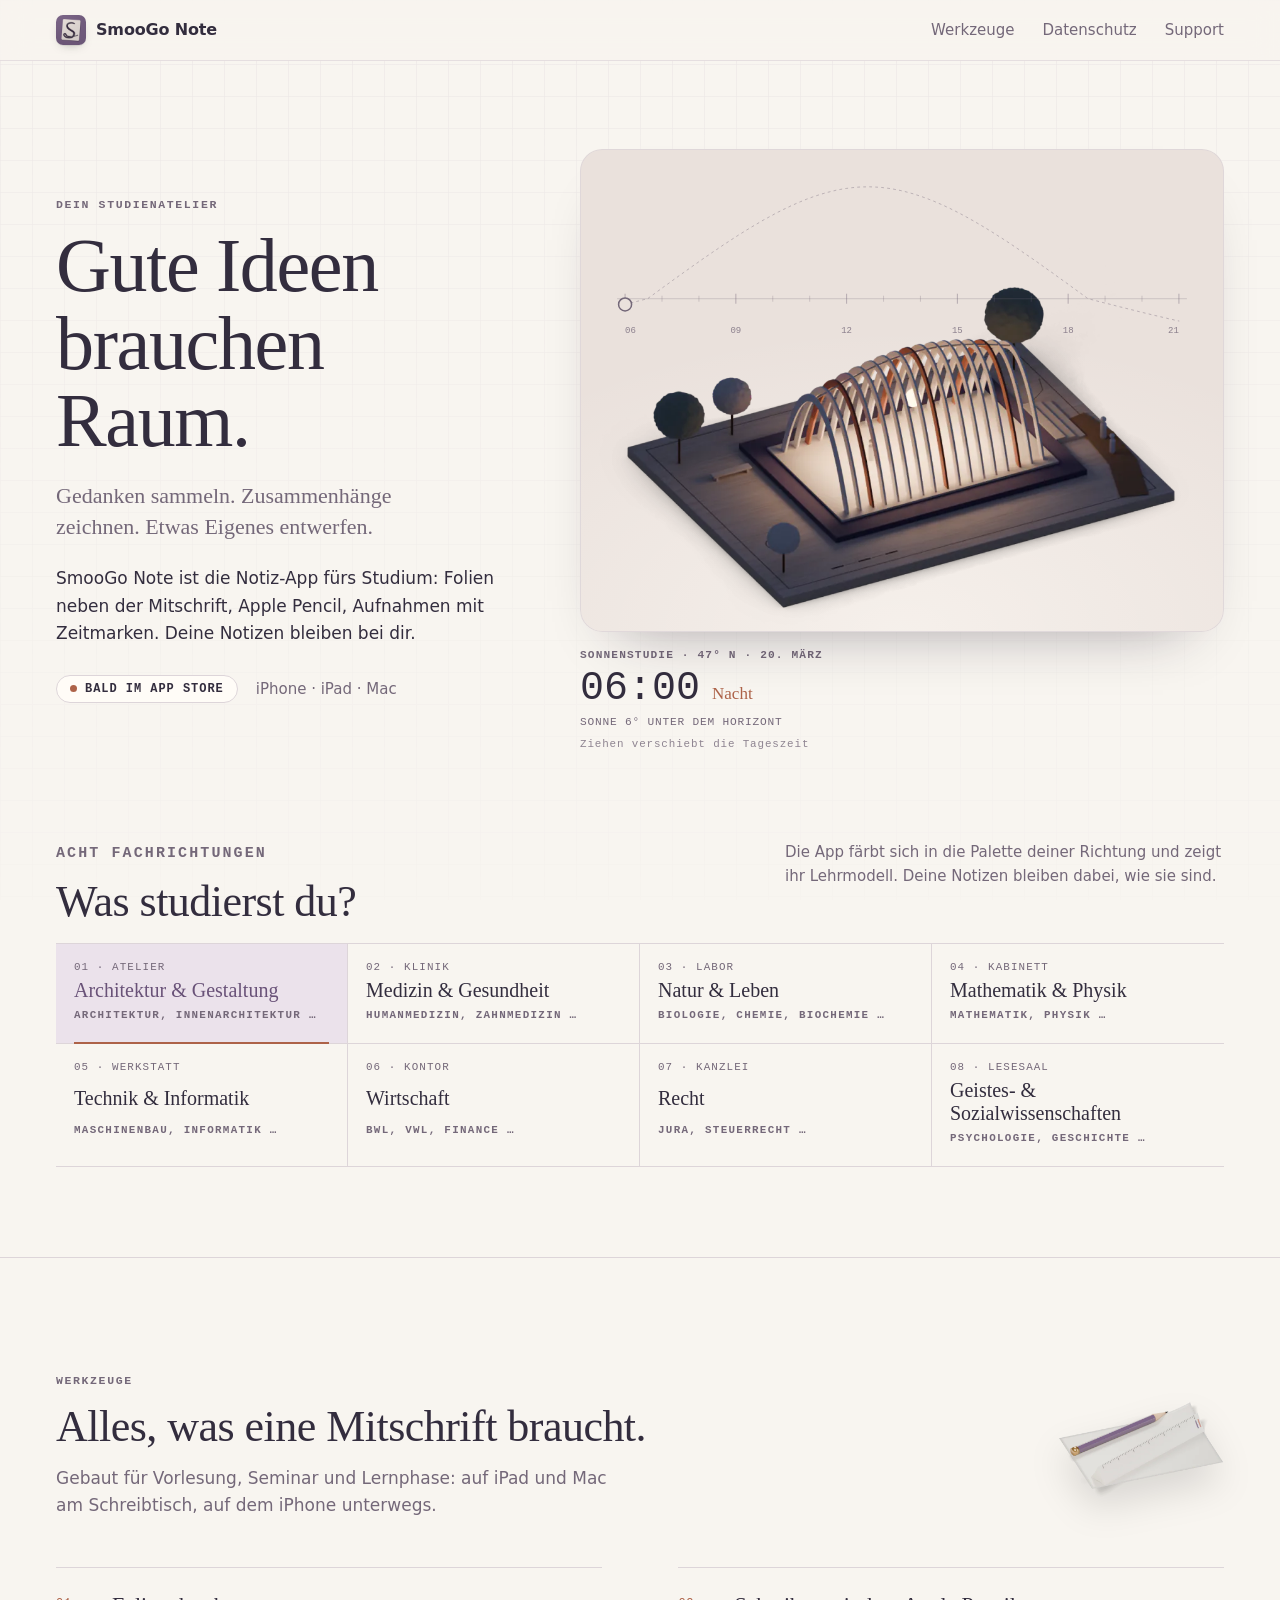
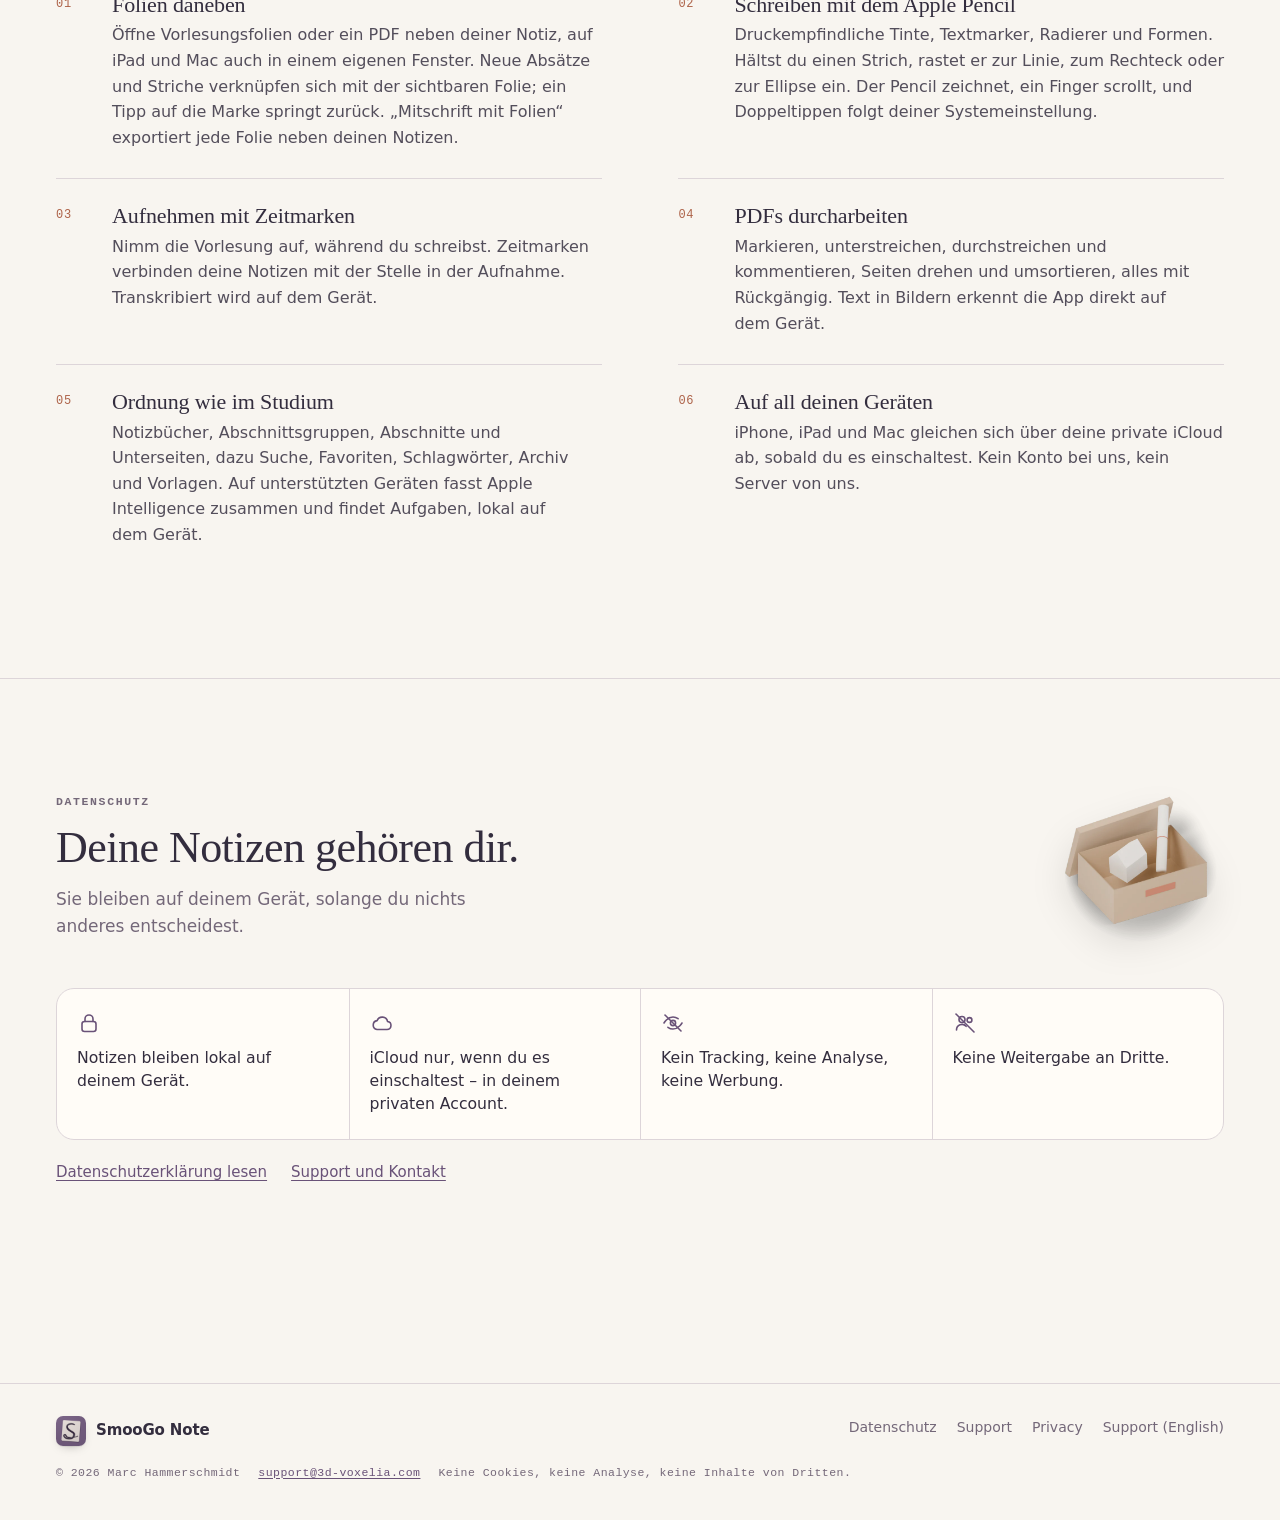
<file: index.html>
<!doctype html>
<html lang="de" data-d="architecture">
<head>
<meta charset="utf-8">
<meta name="viewport" content="width=device-width, initial-scale=1, viewport-fit=cover">
<title>SmooGo Note – die Notiz-App fürs Studium</title>
<meta name="description" content="Mitschreiben, zeichnen, aufnehmen: SmooGo Note verbindet Vorlesungsfolien, Apple Pencil und Audio. Für iPhone, iPad und Mac – lokal, ohne Tracking.">
<meta name="theme-color" content="#f8f5f0">
<meta property="og:title" content="SmooGo Note – die Notiz-App fürs Studium">
<meta property="og:description" content="Folien daneben, Apple Pencil, Aufnahmen mit Zeitmarken. Deine Notizen bleiben bei dir.">
<meta property="og:image" content="https://dimar2811.github.io/smoogo-note/assets/img/icon-512.png">
<meta property="og:type" content="website">
<link rel="icon" href="assets/img/favicon-64.png" type="image/png">
<link rel="apple-touch-icon" href="assets/img/apple-touch-icon.png">
<link rel="preload" href="assets/study/sunstudy-0600.webp" as="image" type="image/webp">
<link rel="stylesheet" href="assets/palettes.css">
<link rel="stylesheet" href="assets/site.css">
<script defer src="assets/study.js"></script>
</head>
<body>
<a class="skip" href="#main">Zum Inhalt</a>
<header class="bar">
  <div class="wrap">
    <a class="brand" href="./"><img src="assets/img/apple-touch-icon.png" alt="" width="30" height="30">SmooGo Note</a>
    <nav class="nav" aria-label="Hauptnavigation">
      <a class="opt" href="#werkzeuge">Werkzeuge</a>
      <a href="datenschutz/">Datenschutz</a>
      <a href="support/">Support</a>
    </nav>
  </div>
</header>

<main id="main">
  <section class="hero">
    <div class="wrap hero-grid">
      <div class="hero-copy">
        <p class="eyebrow arrive" style="--i:0" data-eyebrow>DEIN STUDIENATELIER</p>
        <h1 class="display arrive" style="--i:1" data-title>Gute Ideen
brauchen Raum.</h1>
        <p class="lead arrive" style="--i:2" data-sub>Gedanken sammeln. Zusammenhänge zeichnen. Etwas Eigenes entwerfen.</p>
        <p class="arrive" style="--i:3; margin-top:22px; max-width:44ch">SmooGo Note ist die Notiz-App fürs Studium: Folien neben der Mitschrift, Apple Pencil, Aufnahmen mit Zeitmarken. Deine Notizen bleiben bei dir.</p>
        <div class="platforms arrive" style="--i:4">
          <span class="chip"><i></i>Bald im App Store</span>
          <span>iPhone · iPad · Mac</span>
        </div>
      </div>

      <div class="stage-card arrive" style="--i:2">
        <div class="stage" data-stage data-frames="assets/study/" role="slider" tabindex="0"
             aria-label="Sonnenstudie des Pavillons" aria-valuemin="360" aria-valuemax="1260" aria-valuenow="720" aria-valuetext="12:00, Mittagssonne">
          <img class="frame" src="assets/study/sunstudy-1200.webp" alt="" width="1024" height="768">
          <canvas class="frame" hidden></canvas>
          <svg aria-hidden="true" focusable="false">
            <defs>
              <radialGradient id="glow"><stop offset="8%" style="stop-color:var(--signal)"/><stop offset="100%" style="stop-color:var(--signal);stop-opacity:0"/></radialGradient>
            </defs>
          </svg>
          <span class="loading" aria-hidden="true">LÄDT&nbsp;…</span>
        </div>
        <div class="readout">
          <span class="legend" data-legend>SONNENSTUDIE · 47° N · 20. MÄRZ</span>
          <div class="row">
            <span class="primary" data-primary>12:00</span>
            <span class="phase" data-phase>Mittagssonne</span>
            <button class="rest" type="button" data-rest><svg viewBox="0 0 24 24" fill="none" stroke="currentColor" stroke-width="2" stroke-linecap="round" stroke-linejoin="round" aria-hidden="true"><path d="M4 12a8 8 0 1 0 2.3-5.6"/><path d="M4 4v4h4"/></svg><span>Jetzt</span></button>
          </div>
          <span class="detail" data-detail>HÖHE 42° · AZIMUT 178°</span>
          <span class="hint" data-hint>Ziehen verschiebt die Tageszeit</span>
        </div>
      </div>
    </div>
  </section>

  <section class="chooser" id="fachrichtungen" aria-labelledby="chooser-title">
    <div class="wrap">
      <div class="chooser-head">
        <div>
          <p class="eyebrow">Acht Fachrichtungen</p>
          <h2 id="chooser-title">Was studierst du?</h2>
        </div>
        <p>Die App färbt sich in die Palette deiner Richtung und zeigt ihr Lehrmodell. Deine Notizen bleiben dabei, wie sie sind.</p>
      </div>
      <ul class="disciplines">
        <li><button type="button" data-discipline="architecture" aria-pressed="true"><span class="n">01 · ATELIER</span><span class="t">Architektur &amp; Gestaltung</span><span class="p">Architektur, Innenarchitektur&nbsp;…</span></button></li>
        <li><button type="button" data-discipline="medicine" aria-pressed="false"><span class="n">02 · KLINIK</span><span class="t">Medizin &amp; Gesundheit</span><span class="p">Humanmedizin, Zahnmedizin&nbsp;…</span></button></li>
        <li><button type="button" data-discipline="life" aria-pressed="false"><span class="n">03 · LABOR</span><span class="t">Natur &amp; Leben</span><span class="p">Biologie, Chemie, Biochemie&nbsp;…</span></button></li>
        <li><button type="button" data-discipline="formal" aria-pressed="false"><span class="n">04 · KABINETT</span><span class="t">Mathematik &amp; Physik</span><span class="p">Mathematik, Physik&nbsp;…</span></button></li>
        <li><button type="button" data-discipline="engineering" aria-pressed="false"><span class="n">05 · WERKSTATT</span><span class="t">Technik &amp; Informatik</span><span class="p">Maschinenbau, Informatik&nbsp;…</span></button></li>
        <li><button type="button" data-discipline="economics" aria-pressed="false"><span class="n">06 · KONTOR</span><span class="t">Wirtschaft</span><span class="p">BWL, VWL, Finance&nbsp;…</span></button></li>
        <li><button type="button" data-discipline="law" aria-pressed="false"><span class="n">07 · KANZLEI</span><span class="t">Recht</span><span class="p">Jura, Steuerrecht&nbsp;…</span></button></li>
        <li><button type="button" data-discipline="humanities" aria-pressed="false"><span class="n">08 · LESESAAL</span><span class="t">Geistes- &amp; Sozial&shy;wissenschaften</span><span class="p">Psychologie, Geschichte&nbsp;…</span></button></li>
      </ul>
    </div>
  </section>

  <section class="section" id="werkzeuge" aria-labelledby="tools-title">
    <div class="wrap">
      <div class="section-head">
        <div>
          <p class="eyebrow">Werkzeuge</p>
          <h2 id="tools-title">Alles, was eine Mitschrift braucht.</h2>
          <p>Gebaut für Vorlesung, Seminar und Lernphase: auf iPad und Mac am Schreibtisch, auf dem iPhone unterwegs.</p>
        </div>
        <img class="obj" src="assets/img/atelier-object-scale.webp" alt="" width="512" height="384">
      </div>
      <ol class="legend-list">
        <li><span class="n">01</span><h3>Folien daneben</h3><p>Öffne Vorlesungsfolien oder ein PDF neben deiner Notiz, auf iPad und Mac auch in einem eigenen Fenster. Neue Absätze und Striche verknüpfen sich mit der sichtbaren Folie; ein Tipp auf die Marke springt zurück. „Mitschrift mit Folien“ exportiert jede Folie neben deinen Notizen.</p></li>
        <li><span class="n">02</span><h3>Schreiben mit dem Apple Pencil</h3><p>Druckempfindliche Tinte, Textmarker, Radierer und Formen. Hältst du einen Strich, rastet er zur Linie, zum Rechteck oder zur Ellipse ein. Der Pencil zeichnet, ein Finger scrollt, und Doppeltippen folgt deiner Systemeinstellung.</p></li>
        <li><span class="n">03</span><h3>Aufnehmen mit Zeitmarken</h3><p>Nimm die Vorlesung auf, während du schreibst. Zeitmarken verbinden deine Notizen mit der Stelle in der Aufnahme. Transkribiert wird auf dem Gerät.</p></li>
        <li><span class="n">04</span><h3>PDFs durcharbeiten</h3><p>Markieren, unterstreichen, durchstreichen und kommentieren, Seiten drehen und umsortieren, alles mit Rückgängig. Text in Bildern erkennt die App direkt auf dem Gerät.</p></li>
        <li><span class="n">05</span><h3>Ordnung wie im Studium</h3><p>Notizbücher, Abschnittsgruppen, Abschnitte und Unterseiten, dazu Suche, Favoriten, Schlagwörter, Archiv und Vorlagen. Auf unterstützten Geräten fasst Apple Intelligence zusammen und findet Aufgaben, lokal auf dem Gerät.</p></li>
        <li><span class="n">06</span><h3>Auf all deinen Geräten</h3><p>iPhone, iPad und Mac gleichen sich über deine private iCloud ab, sobald du es einschaltest. Kein Konto bei uns, kein Server von uns.</p></li>
      </ol>
    </div>
  </section>

  <section class="section" id="privat" aria-labelledby="privacy-title">
    <div class="wrap">
      <div class="section-head">
        <div>
          <p class="eyebrow">Datenschutz</p>
          <h2 id="privacy-title">Deine Notizen gehören dir.</h2>
          <p>Sie bleiben auf deinem Gerät, solange du nichts anderes entscheidest.</p>
        </div>
        <img class="obj" src="assets/img/atelier-object-box.webp" alt="" width="512" height="384">
      </div>
      <div class="promise">
        <div><svg viewBox="0 0 24 24" fill="none" stroke="currentColor" stroke-width="1.6" stroke-linecap="round" stroke-linejoin="round" aria-hidden="true"><rect x="5" y="10.5" width="14" height="10" rx="2.5"/><path d="M8 10.5V8a4 4 0 0 1 8 0v2.5"/></svg><p>Notizen bleiben lokal auf deinem Gerät.</p></div>
        <div><svg viewBox="0 0 24 24" fill="none" stroke="currentColor" stroke-width="1.6" stroke-linecap="round" stroke-linejoin="round" aria-hidden="true"><path d="M7 18.5h10a4 4 0 0 0 .6-7.95A5.5 5.5 0 0 0 7.1 9.6 4.5 4.5 0 0 0 7 18.5z"/></svg><p>iCloud nur, wenn du es einschaltest – in deinem privaten Account.</p></div>
        <div><svg viewBox="0 0 24 24" fill="none" stroke="currentColor" stroke-width="1.6" stroke-linecap="round" stroke-linejoin="round" aria-hidden="true"><path d="M3 12s3.3-6 9-6c2 0 3.7.7 5.1 1.7M21 12s-3.3 6-9 6c-2 0-3.7-.7-5.1-1.7"/><circle cx="12" cy="12" r="2.6"/><path d="M4 4l16 16"/></svg><p>Kein Tracking, keine Analyse, keine Werbung.</p></div>
        <div><svg viewBox="0 0 24 24" fill="none" stroke="currentColor" stroke-width="1.6" stroke-linecap="round" stroke-linejoin="round" aria-hidden="true"><circle cx="9" cy="8.5" r="3"/><path d="M3.5 19a5.5 5.5 0 0 1 9.6-3.7"/><circle cx="16.5" cy="9" r="2.4"/><path d="M3 3l18 18"/></svg><p>Keine Weitergabe an Dritte.</p></div>
      </div>
      <p class="promise-foot"><a href="datenschutz/">Datenschutzerklärung lesen</a><a href="support/">Support und Kontakt</a></p>
    </div>
  </section>
</main>

<footer class="foot">
  <div class="wrap">
    <a class="brand" href="./"><img src="assets/img/apple-touch-icon.png" alt="" width="30" height="30">SmooGo Note</a>
    <nav aria-label="Rechtliches und Hilfe">
      <a href="datenschutz/">Datenschutz</a>
      <a href="support/">Support</a>
      <a href="en/privacy/" hreflang="en" lang="en">Privacy</a>
      <a href="en/support/" hreflang="en" lang="en">Support (English)</a>
    </nav>
    <div class="fine">
      <span>© 2026 Marc Hammerschmidt</span>
      <a href="mailto:support@3d-voxelia.com">support@3d-voxelia.com</a>
      <span>Keine Cookies, keine Analyse, keine Inhalte von Dritten.</span>
    </div>
  </div>
</footer>
</body>
</html>
</file>
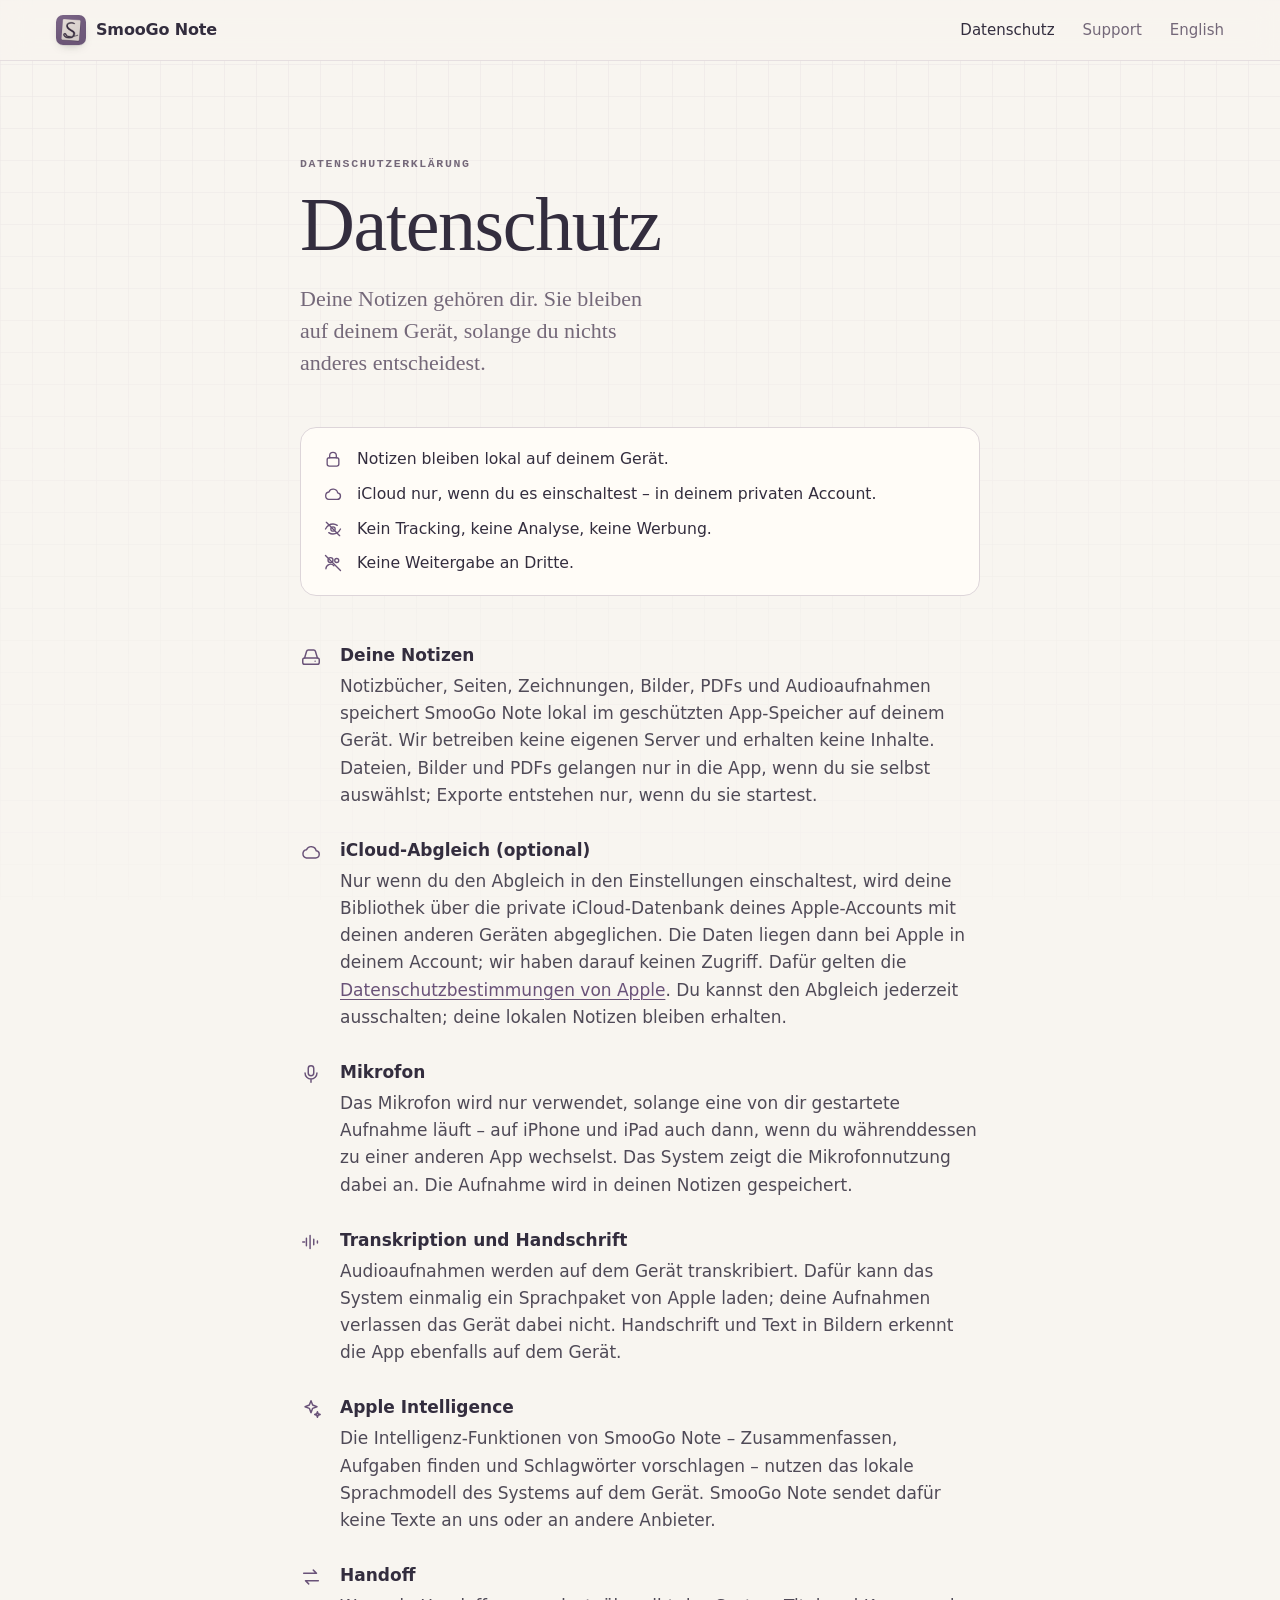
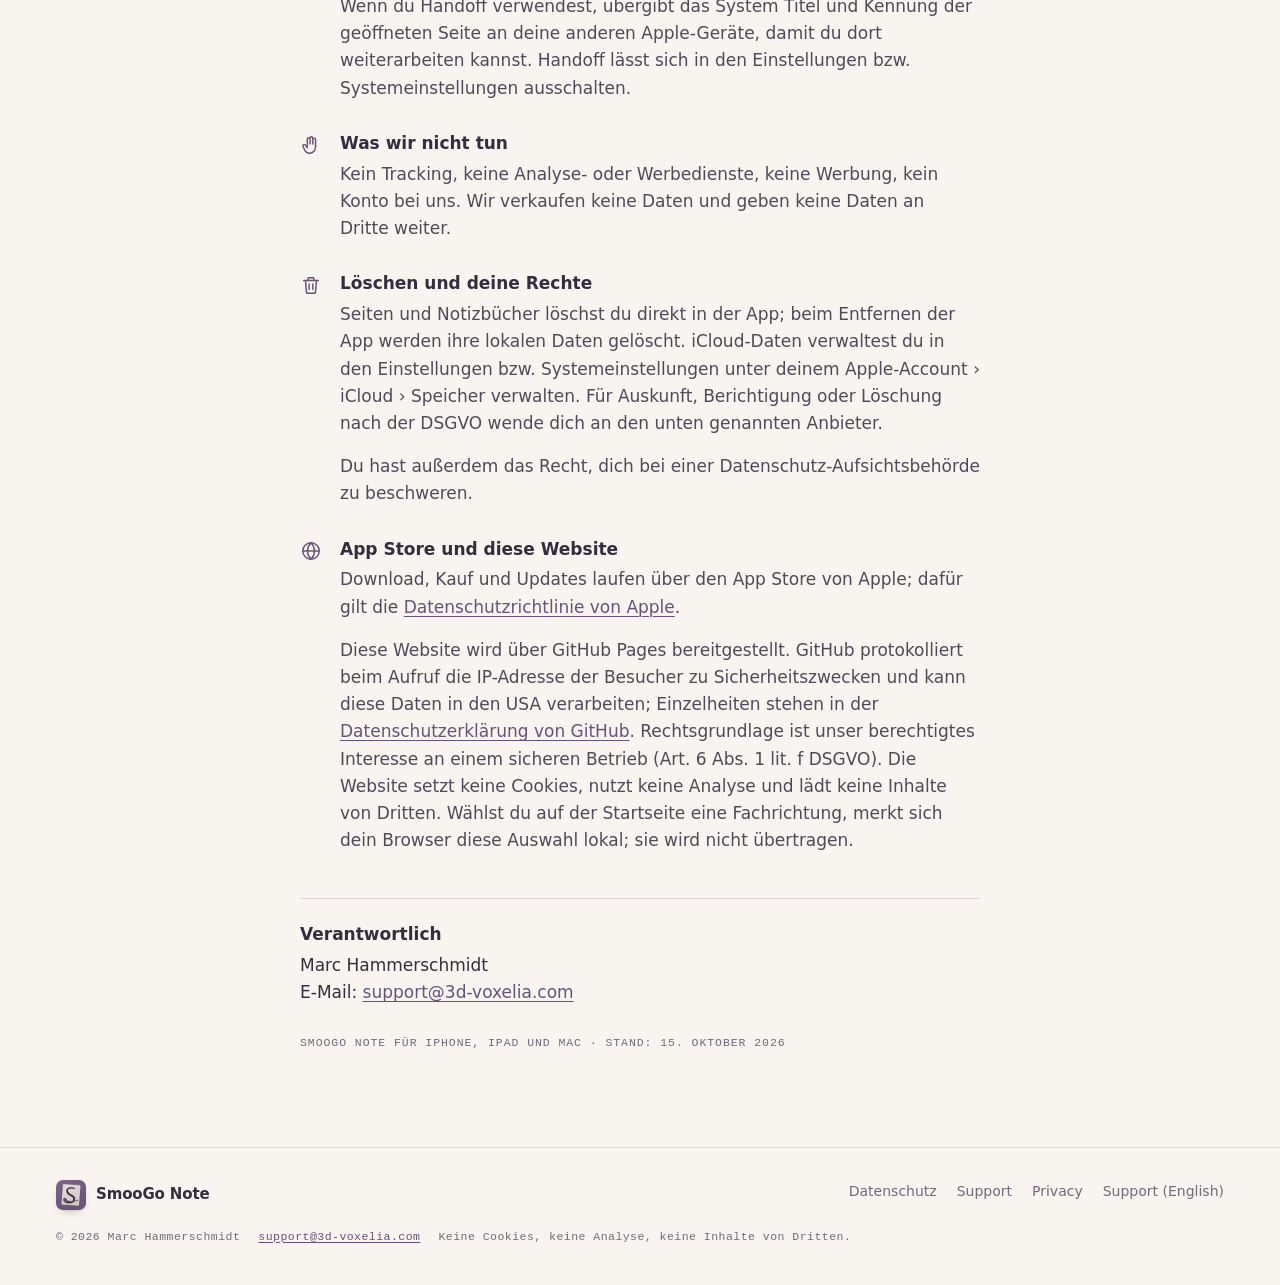
<file: datenschutz/index.html>
<!doctype html>
<html lang="de" data-d="architecture">
<head>
<meta charset="utf-8">
<meta name="viewport" content="width=device-width, initial-scale=1, viewport-fit=cover">
<title>Datenschutz – SmooGo Note</title>
<meta name="description" content="Datenschutzerklärung von SmooGo Note: Notizen bleiben lokal, iCloud nur auf Wunsch, kein Tracking, keine Weitergabe an Dritte.">
<meta name="theme-color" content="#f8f5f0">
<link rel="icon" href="../assets/img/favicon-64.png" type="image/png">
<link rel="apple-touch-icon" href="../assets/img/apple-touch-icon.png">
<link rel="alternate" hreflang="en" href="../en/privacy/">
<link rel="stylesheet" href="../assets/palettes.css">
<link rel="stylesheet" href="../assets/site.css">
<script>try{var d=localStorage.getItem("smoogo.discipline");if(d)document.documentElement.dataset.d=d}catch(e){}</script>
</head>
<body>
<a class="skip" href="#main">Zum Inhalt</a>
<header class="bar">
  <div class="wrap">
    <a class="brand" href="../"><img src="../assets/img/apple-touch-icon.png" alt="" width="30" height="30">SmooGo Note</a>
    <nav class="nav" aria-label="Hauptnavigation">
      <a href="./" aria-current="page">Datenschutz</a>
      <a href="../support/">Support</a>
      <a class="opt" href="../en/privacy/" hreflang="en" lang="en">English</a>
    </nav>
  </div>
</header>

<main id="main" class="wrap read">
  <div class="page-hero">
    <p class="eyebrow arrive" style="--i:0">Datenschutzerklärung</p>
    <h1 class="display arrive" style="--i:1">Datenschutz</h1>
    <p class="lead arrive" style="--i:2">Deine Notizen gehören dir. Sie bleiben auf deinem Gerät, solange du nichts anderes entscheidest.</p>
  </div>

  <div class="summary arrive" style="--i:3">
    <div><svg viewBox="0 0 24 24" fill="none" stroke="currentColor" stroke-width="1.6" stroke-linecap="round" stroke-linejoin="round" aria-hidden="true"><rect x="5" y="10.5" width="14" height="10" rx="2.5"/><path d="M8 10.5V8a4 4 0 0 1 8 0v2.5"/></svg><span>Notizen bleiben lokal auf deinem Gerät.</span></div>
    <div><svg viewBox="0 0 24 24" fill="none" stroke="currentColor" stroke-width="1.6" stroke-linecap="round" stroke-linejoin="round" aria-hidden="true"><path d="M7 18.5h10a4 4 0 0 0 .6-7.95A5.5 5.5 0 0 0 7.1 9.6 4.5 4.5 0 0 0 7 18.5z"/></svg><span>iCloud nur, wenn du es einschaltest – in deinem privaten Account.</span></div>
    <div><svg viewBox="0 0 24 24" fill="none" stroke="currentColor" stroke-width="1.6" stroke-linecap="round" stroke-linejoin="round" aria-hidden="true"><path d="M3 12s3.3-6 9-6c2 0 3.7.7 5.1 1.7M21 12s-3.3 6-9 6c-2 0-3.7-.7-5.1-1.7"/><circle cx="12" cy="12" r="2.6"/><path d="M4 4l16 16"/></svg><span>Kein Tracking, keine Analyse, keine Werbung.</span></div>
    <div><svg viewBox="0 0 24 24" fill="none" stroke="currentColor" stroke-width="1.6" stroke-linecap="round" stroke-linejoin="round" aria-hidden="true"><circle cx="9" cy="8.5" r="3"/><path d="M3.5 19a5.5 5.5 0 0 1 9.6-3.7"/><circle cx="16.5" cy="9" r="2.4"/><path d="M3 3l18 18"/></svg><span>Keine Weitergabe an Dritte.</span></div>
  </div>

  <div class="topics">
    <section class="topic">
      <svg viewBox="0 0 24 24" fill="none" stroke="currentColor" stroke-width="1.6" stroke-linecap="round" stroke-linejoin="round" aria-hidden="true"><rect x="3" y="13" width="18" height="7" rx="2"/><path d="M5 13l2.2-7.2A2 2 0 0 1 9.1 4.4h5.8a2 2 0 0 1 1.9 1.4L19 13"/><path d="M16.5 16.5h.01"/></svg>
      <h2>Deine Notizen</h2>
      <p>Notizbücher, Seiten, Zeichnungen, Bilder, PDFs und Audioaufnahmen speichert SmooGo Note lokal im geschützten App-Speicher auf deinem Gerät. Wir betreiben keine eigenen Server und erhalten keine Inhalte. Dateien, Bilder und PDFs gelangen nur in die App, wenn du sie selbst auswählst; Exporte entstehen nur, wenn du sie startest.</p>
    </section>
    <section class="topic">
      <svg viewBox="0 0 24 24" fill="none" stroke="currentColor" stroke-width="1.6" stroke-linecap="round" stroke-linejoin="round" aria-hidden="true"><path d="M7 18.5h10a4 4 0 0 0 .6-7.95A5.5 5.5 0 0 0 7.1 9.6 4.5 4.5 0 0 0 7 18.5z"/></svg>
      <h2>iCloud-Abgleich (optional)</h2>
      <p>Nur wenn du den Abgleich in den Einstellungen einschaltest, wird deine Bibliothek über die private iCloud-Datenbank deines Apple-Accounts mit deinen anderen Geräten abgeglichen. Die Daten liegen dann bei Apple in deinem Account; wir haben darauf keinen Zugriff. Dafür gelten die <a href="https://www.apple.com/legal/privacy/de-ww/">Datenschutzbestimmungen von Apple</a>. Du kannst den Abgleich jederzeit ausschalten; deine lokalen Notizen bleiben erhalten.</p>
    </section>
    <section class="topic">
      <svg viewBox="0 0 24 24" fill="none" stroke="currentColor" stroke-width="1.6" stroke-linecap="round" stroke-linejoin="round" aria-hidden="true"><rect x="9" y="3" width="6" height="11" rx="3"/><path d="M5.5 11a6.5 6.5 0 0 0 13 0M12 17.5V21"/></svg>
      <h2>Mikrofon</h2>
      <p>Das Mikrofon wird nur verwendet, solange eine von dir gestartete Aufnahme läuft – auf iPhone und iPad auch dann, wenn du währenddessen zu einer anderen App wechselst. Das System zeigt die Mikrofonnutzung dabei an. Die Aufnahme wird in deinen Notizen gespeichert.</p>
    </section>
    <section class="topic">
      <svg viewBox="0 0 24 24" fill="none" stroke="currentColor" stroke-width="1.6" stroke-linecap="round" stroke-linejoin="round" aria-hidden="true"><path d="M3 12h2M7 8v8M11 5v14M15 9v6M19 11v2"/></svg>
      <h2>Transkription und Handschrift</h2>
      <p>Audioaufnahmen werden auf dem Gerät transkribiert. Dafür kann das System einmalig ein Sprachpaket von Apple laden; deine Aufnahmen verlassen das Gerät dabei nicht. Handschrift und Text in Bildern erkennt die App ebenfalls auf dem Gerät.</p>
    </section>
    <section class="topic">
      <svg viewBox="0 0 24 24" fill="none" stroke="currentColor" stroke-width="1.6" stroke-linecap="round" stroke-linejoin="round" aria-hidden="true"><path d="M12 3l1.8 4.7 4.7 1.8-4.7 1.8L12 16l-1.8-4.7-4.7-1.8 4.7-1.8z"/><path d="M19 15l.8 2.2 2.2.8-2.2.8L19 21l-.8-2.2-2.2-.8 2.2-.8z"/></svg>
      <h2>Apple Intelligence</h2>
      <p>Die Intelligenz-Funktionen von SmooGo Note – Zusammenfassen, Aufgaben finden und Schlagwörter vorschlagen – nutzen das lokale Sprachmodell des Systems auf dem Gerät. SmooGo Note sendet dafür keine Texte an uns oder an andere Anbieter.</p>
    </section>
    <section class="topic">
      <svg viewBox="0 0 24 24" fill="none" stroke="currentColor" stroke-width="1.6" stroke-linecap="round" stroke-linejoin="round" aria-hidden="true"><path d="M4 8h14l-3.5-3.5M20 16H6l3.5 3.5"/></svg>
      <h2>Handoff</h2>
      <p>Wenn du Handoff verwendest, übergibt das System Titel und Kennung der geöffneten Seite an deine anderen Apple-Geräte, damit du dort weiterarbeiten kannst. Handoff lässt sich in den Einstellungen bzw. Systemeinstellungen ausschalten.</p>
    </section>
    <section class="topic">
      <svg viewBox="0 0 24 24" fill="none" stroke="currentColor" stroke-width="1.6" stroke-linecap="round" stroke-linejoin="round" aria-hidden="true"><path d="M8 13V5.5a1.5 1.5 0 0 1 3 0V11M11 10V4.5a1.5 1.5 0 0 1 3 0V11M14 10.5V6a1.5 1.5 0 0 1 3 0v7.5c0 4-2.6 7.5-6.5 7.5-2.5 0-4-1.2-5.3-3.2L3.5 14a1.5 1.5 0 0 1 2.4-1.8L8 15"/></svg>
      <h2>Was wir nicht tun</h2>
      <p>Kein Tracking, keine Analyse- oder Werbedienste, keine Werbung, kein Konto bei uns. Wir verkaufen keine Daten und geben keine Daten an Dritte weiter.</p>
    </section>
    <section class="topic">
      <svg viewBox="0 0 24 24" fill="none" stroke="currentColor" stroke-width="1.6" stroke-linecap="round" stroke-linejoin="round" aria-hidden="true"><path d="M4 7h16M10 11v6M14 11v6M6 7l1 12a2 2 0 0 0 2 2h6a2 2 0 0 0 2-2l1-12M9 7V4h6v3"/></svg>
      <h2>Löschen und deine Rechte</h2>
      <p>Seiten und Notizbücher löschst du direkt in der App; beim Entfernen der App werden ihre lokalen Daten gelöscht. iCloud-Daten verwaltest du in den Einstellungen bzw. Systemeinstellungen unter deinem Apple-Account › iCloud › Speicher verwalten. Für Auskunft, Berichtigung oder Löschung nach der DSGVO wende dich an den unten genannten Anbieter.</p>
      <p>Du hast außerdem das Recht, dich bei einer Datenschutz-Aufsichtsbehörde zu beschweren.</p>
    </section>
    <section class="topic">
      <svg viewBox="0 0 24 24" fill="none" stroke="currentColor" stroke-width="1.6" stroke-linecap="round" stroke-linejoin="round" aria-hidden="true"><circle cx="12" cy="12" r="9"/><path d="M3 12h18M12 3c2.5 2.6 3.8 5.6 3.8 9s-1.3 6.4-3.8 9c-2.5-2.6-3.8-5.6-3.8-9S9.5 5.6 12 3z"/></svg>
      <h2>App Store und diese Website</h2>
      <p>Download, Kauf und Updates laufen über den App Store von Apple; dafür gilt die <a href="https://www.apple.com/legal/privacy/de-ww/">Datenschutzrichtlinie von Apple</a>.</p>
      <p>Diese Website wird über GitHub Pages bereitgestellt. GitHub protokolliert beim Aufruf die IP-Adresse der Besucher zu Sicherheitszwecken und kann diese Daten in den USA verarbeiten; Einzelheiten stehen in der <a href="https://docs.github.com/de/site-policy/privacy-policies/github-general-privacy-statement">Datenschutzerklärung von GitHub</a>. Rechtsgrundlage ist unser berechtigtes Interesse an einem sicheren Betrieb (Art. 6 Abs. 1 lit. f DSGVO). Die Website setzt keine Cookies, nutzt keine Analyse und lädt keine Inhalte von Dritten. Wählst du auf der Startseite eine Fachrichtung, merkt sich dein Browser diese Auswahl lokal; sie wird nicht übertragen.</p>
    </section>
  </div>

  <div class="box">
    <h2>Verantwortlich</h2>
    <p>Marc Hammerschmidt<br>E-Mail: <a href="mailto:support@3d-voxelia.com">support@3d-voxelia.com</a></p>
  </div>
  <p class="stand">SmooGo Note für iPhone, iPad und Mac · Stand: 15. Oktober 2026</p>
</main>

<footer class="foot">
  <div class="wrap">
    <a class="brand" href="../"><img src="../assets/img/apple-touch-icon.png" alt="" width="30" height="30">SmooGo Note</a>
    <nav aria-label="Rechtliches und Hilfe">
      <a href="./" aria-current="page">Datenschutz</a>
      <a href="../support/">Support</a>
      <a href="../en/privacy/" hreflang="en" lang="en">Privacy</a>
      <a href="../en/support/" hreflang="en" lang="en">Support (English)</a>
    </nav>
    <div class="fine">
      <span>© 2026 Marc Hammerschmidt</span>
      <a href="mailto:support@3d-voxelia.com">support@3d-voxelia.com</a>
      <span>Keine Cookies, keine Analyse, keine Inhalte von Dritten.</span>
    </div>
  </div>
</footer>
</body>
</html>
</file>
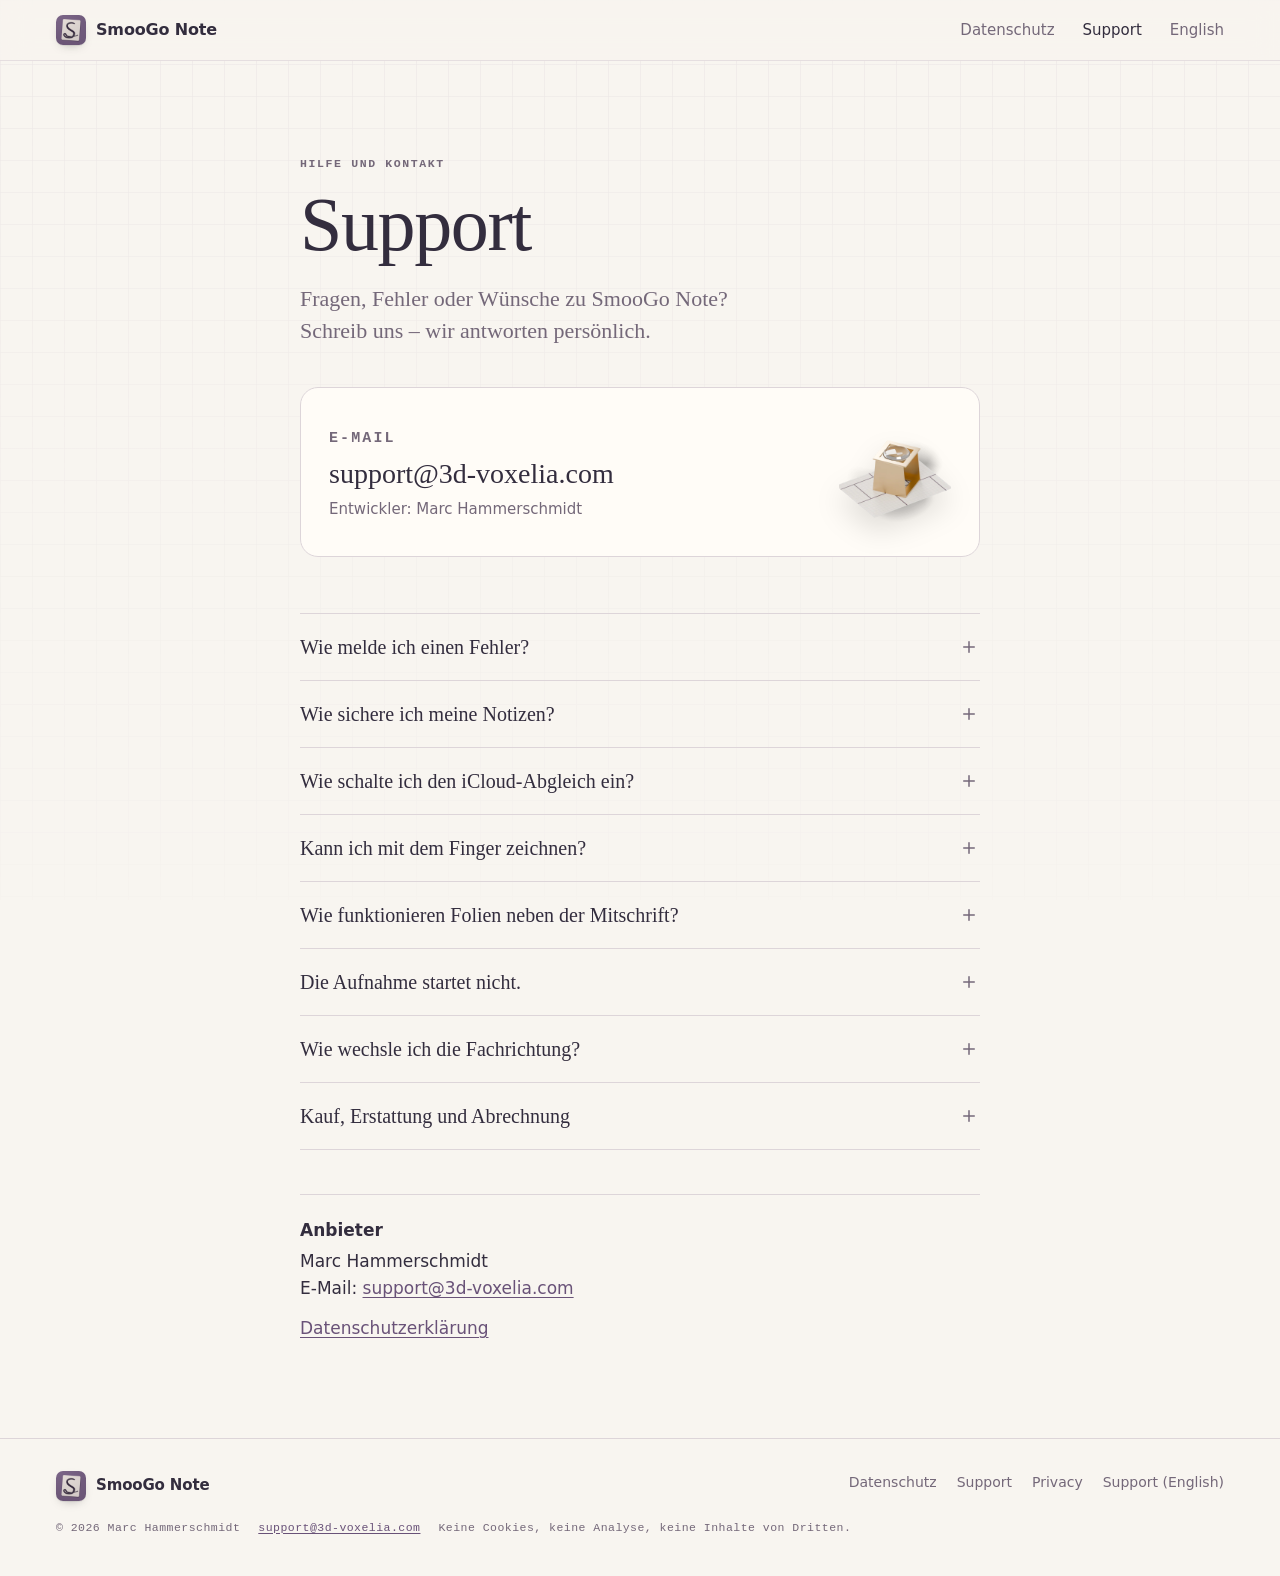
<file: support/index.html>
<!doctype html>
<html lang="de" data-d="architecture">
<head>
<meta charset="utf-8">
<meta name="viewport" content="width=device-width, initial-scale=1, viewport-fit=cover">
<title>Support – SmooGo Note</title>
<meta name="description" content="Hilfe und Kontakt zu SmooGo Note: Notizen sichern, iCloud-Abgleich, Apple Pencil, Folien daneben, Aufnahmen.">
<meta name="theme-color" content="#f8f5f0">
<link rel="icon" href="../assets/img/favicon-64.png" type="image/png">
<link rel="apple-touch-icon" href="../assets/img/apple-touch-icon.png">
<link rel="alternate" hreflang="en" href="../en/support/">
<link rel="stylesheet" href="../assets/palettes.css">
<link rel="stylesheet" href="../assets/site.css">
<script>try{var d=localStorage.getItem("smoogo.discipline");if(d)document.documentElement.dataset.d=d}catch(e){}</script>
</head>
<body>
<a class="skip" href="#main">Zum Inhalt</a>
<header class="bar">
  <div class="wrap">
    <a class="brand" href="../"><img src="../assets/img/apple-touch-icon.png" alt="" width="30" height="30">SmooGo Note</a>
    <nav class="nav" aria-label="Hauptnavigation">
      <a href="../datenschutz/">Datenschutz</a>
      <a href="./" aria-current="page">Support</a>
      <a class="opt" href="../en/support/" hreflang="en" lang="en">English</a>
    </nav>
  </div>
</header>

<main id="main" class="wrap read">
  <div class="page-hero">
    <p class="eyebrow arrive" style="--i:0">Hilfe und Kontakt</p>
    <h1 class="display arrive" style="--i:1">Support</h1>
    <p class="lead arrive" style="--i:2">Fragen, Fehler oder Wünsche zu SmooGo Note? Schreib uns – wir antworten persönlich.</p>
  </div>

  <div class="contact arrive" style="--i:3">
    <div>
      <p class="eyebrow" style="margin-bottom:8px">E-Mail</p>
      <a class="mail" href="mailto:support@3d-voxelia.com?subject=SmooGo%20Note">support@3d-voxelia.com</a>
      <p>Entwickler: Marc Hammerschmidt</p>
    </div>
    <img src="../assets/img/atelier-object-loupe.webp" alt="" width="512" height="384">
  </div>

  <div class="faq">
    <details>
      <summary>Wie melde ich einen Fehler?<svg viewBox="0 0 24 24" fill="none" stroke="currentColor" stroke-width="2" stroke-linecap="round" aria-hidden="true"><path d="M12 5v14M5 12h14"/></svg></summary>
      <div class="answer">
        <p>Nenne bitte die App-Version, dein Gerät mit iOS-, iPadOS- oder macOS-Version und die Schritte, die zum Fehler geführt haben. Die Version steht in den Einstellungen unter <span class="path">Über SmooGo Note</span>.</p>
        <p>Ein Bildschirmfoto hilft, wenn es keine persönlichen Inhalte zeigt. Schick uns keine Passwörter und keine ganzen Notizbücher, wenn wir nicht danach fragen.</p>
      </div>
    </details>
    <details>
      <summary>Wie sichere ich meine Notizen?<svg viewBox="0 0 24 24" fill="none" stroke="currentColor" stroke-width="2" stroke-linecap="round" aria-hidden="true"><path d="M12 5v14M5 12h14"/></svg></summary>
      <div class="answer">
        <p>Auf iPhone und iPad findest du in den Einstellungen unter <span class="path">Deine Bibliothek</span> die Punkte <b>Bibliothek exportieren</b> und <b>Bibliothek importieren</b>. Auf dem Mac geht das über das Menü <span class="path">Ablage</span>.</p>
        <p>Der Export enthält alle Notizbücher mit Text, Zeichnungen, Bildern, PDFs und Aufnahmen. Beim Import werden die Inhalte hinzugefügt; vorhandene Notizen bleiben erhalten.</p>
      </div>
    </details>
    <details>
      <summary>Wie schalte ich den iCloud-Abgleich ein?<svg viewBox="0 0 24 24" fill="none" stroke="currentColor" stroke-width="2" stroke-linecap="round" aria-hidden="true"><path d="M12 5v14M5 12h14"/></svg></summary>
      <div class="answer">
        <p>Öffne die Einstellungen der App und schalte unter <span class="path">iCloud</span> <b>Zwischen Apple-Geräten synchronisieren</b> ein, auf jedem Gerät mit demselben Apple-Account. Deine Bibliothek liegt dann zusätzlich in deiner privaten iCloud-Datenbank.</p>
        <p>Ausschalten kannst du den Abgleich jederzeit; die Notizen auf dem Gerät bleiben erhalten. Ohne Netz arbeitet die App lokal weiter und gleicht später ab; den Stand zeigt die iCloud-Zeile in den Einstellungen.</p>
      </div>
    </details>
    <details>
      <summary>Kann ich mit dem Finger zeichnen?<svg viewBox="0 0 24 24" fill="none" stroke="currentColor" stroke-width="2" stroke-linecap="round" aria-hidden="true"><path d="M12 5v14M5 12h14"/></svg></summary>
      <div class="answer">
        <p>Auf dem iPad zeichnet der Apple Pencil, und ein Finger scrollt. Wenn du ohne Pencil arbeitest, schalte in der Zeichenleiste <b>Mit dem Finger zeichnen</b> ein.</p>
        <p>Doppeltippen und Drücken am Pencil folgen deiner Systemeinstellung. Hältst du einen Strich am Ende kurz fest, rastet er zur Linie, zum Rechteck oder zur Ellipse ein.</p>
      </div>
    </details>
    <details>
      <summary>Wie funktionieren Folien neben der Mitschrift?<svg viewBox="0 0 24 24" fill="none" stroke="currentColor" stroke-width="2" stroke-linecap="round" aria-hidden="true"><path d="M12 5v14M5 12h14"/></svg></summary>
      <div class="answer">
        <p>Wähle bei einem PDF <b>Daneben öffnen</b>. Neue Absätze und Striche verknüpfen sich dann mit der sichtbaren Folie, eine Marke führt später zur Folie zurück. Ein Tipp auf den Hinweis „Neue Absätze und Striche verknüpfen mit …“ pausiert das Verknüpfen, ein weiterer Tipp setzt es fort.</p>
        <p>Mit <b>Mitschrift mit Folien</b> entsteht ein PDF, in dem jede verknüpfte Folie neben deinen Notizen steht.</p>
      </div>
    </details>
    <details>
      <summary>Die Aufnahme startet nicht.<svg viewBox="0 0 24 24" fill="none" stroke="currentColor" stroke-width="2" stroke-linecap="round" aria-hidden="true"><path d="M12 5v14M5 12h14"/></svg></summary>
      <div class="answer">
        <p>Bei der ersten Aufnahme fragt das System nach dem Mikrofon. Hast du den Zugriff abgelehnt, erlaube ihn auf iPhone und iPad unter <span class="path">Einstellungen › Datenschutz &amp; Sicherheit › Mikrofon</span>, auf dem Mac unter <span class="path">Systemeinstellungen › Datenschutz &amp; Sicherheit › Mikrofon</span>.</p>
      </div>
    </details>
    <details>
      <summary>Wie wechsle ich die Fachrichtung?<svg viewBox="0 0 24 24" fill="none" stroke="currentColor" stroke-width="2" stroke-linecap="round" aria-hidden="true"><path d="M12 5v14M5 12h14"/></svg></summary>
      <div class="answer">
        <p>Auf iPhone und iPad in den Einstellungen unter <span class="path">Fachrichtung</span>, auf dem Mac über <b>Fachrichtung wechseln</b> in der Seitenleiste. Farben und Lehrmodell wechseln, deine Notizen bleiben unverändert.</p>
      </div>
    </details>
    <details>
      <summary>Kauf, Erstattung und Abrechnung<svg viewBox="0 0 24 24" fill="none" stroke="currentColor" stroke-width="2" stroke-linecap="round" aria-hidden="true"><path d="M12 5v14M5 12h14"/></svg></summary>
      <div class="answer">
        <p>Käufe im App Store wickelt Apple ab. Fragen zu Abrechnung oder Erstattung beantwortet Apple unter <a href="https://reportaproblem.apple.com/">reportaproblem.apple.com</a>.</p>
      </div>
    </details>
  </div>

  <div class="box">
    <h2>Anbieter</h2>
    <p>Marc Hammerschmidt<br>E-Mail: <a href="mailto:support@3d-voxelia.com">support@3d-voxelia.com</a></p>
    <p style="margin-top:6px"><a href="../datenschutz/">Datenschutzerklärung</a></p>
  </div>
</main>

<footer class="foot">
  <div class="wrap">
    <a class="brand" href="../"><img src="../assets/img/apple-touch-icon.png" alt="" width="30" height="30">SmooGo Note</a>
    <nav aria-label="Rechtliches und Hilfe">
      <a href="../datenschutz/">Datenschutz</a>
      <a href="./" aria-current="page">Support</a>
      <a href="../en/privacy/" hreflang="en" lang="en">Privacy</a>
      <a href="../en/support/" hreflang="en" lang="en">Support (English)</a>
    </nav>
    <div class="fine">
      <span>© 2026 Marc Hammerschmidt</span>
      <a href="mailto:support@3d-voxelia.com">support@3d-voxelia.com</a>
      <span>Keine Cookies, keine Analyse, keine Inhalte von Dritten.</span>
    </div>
  </div>
</footer>
</body>
</html>
</file>
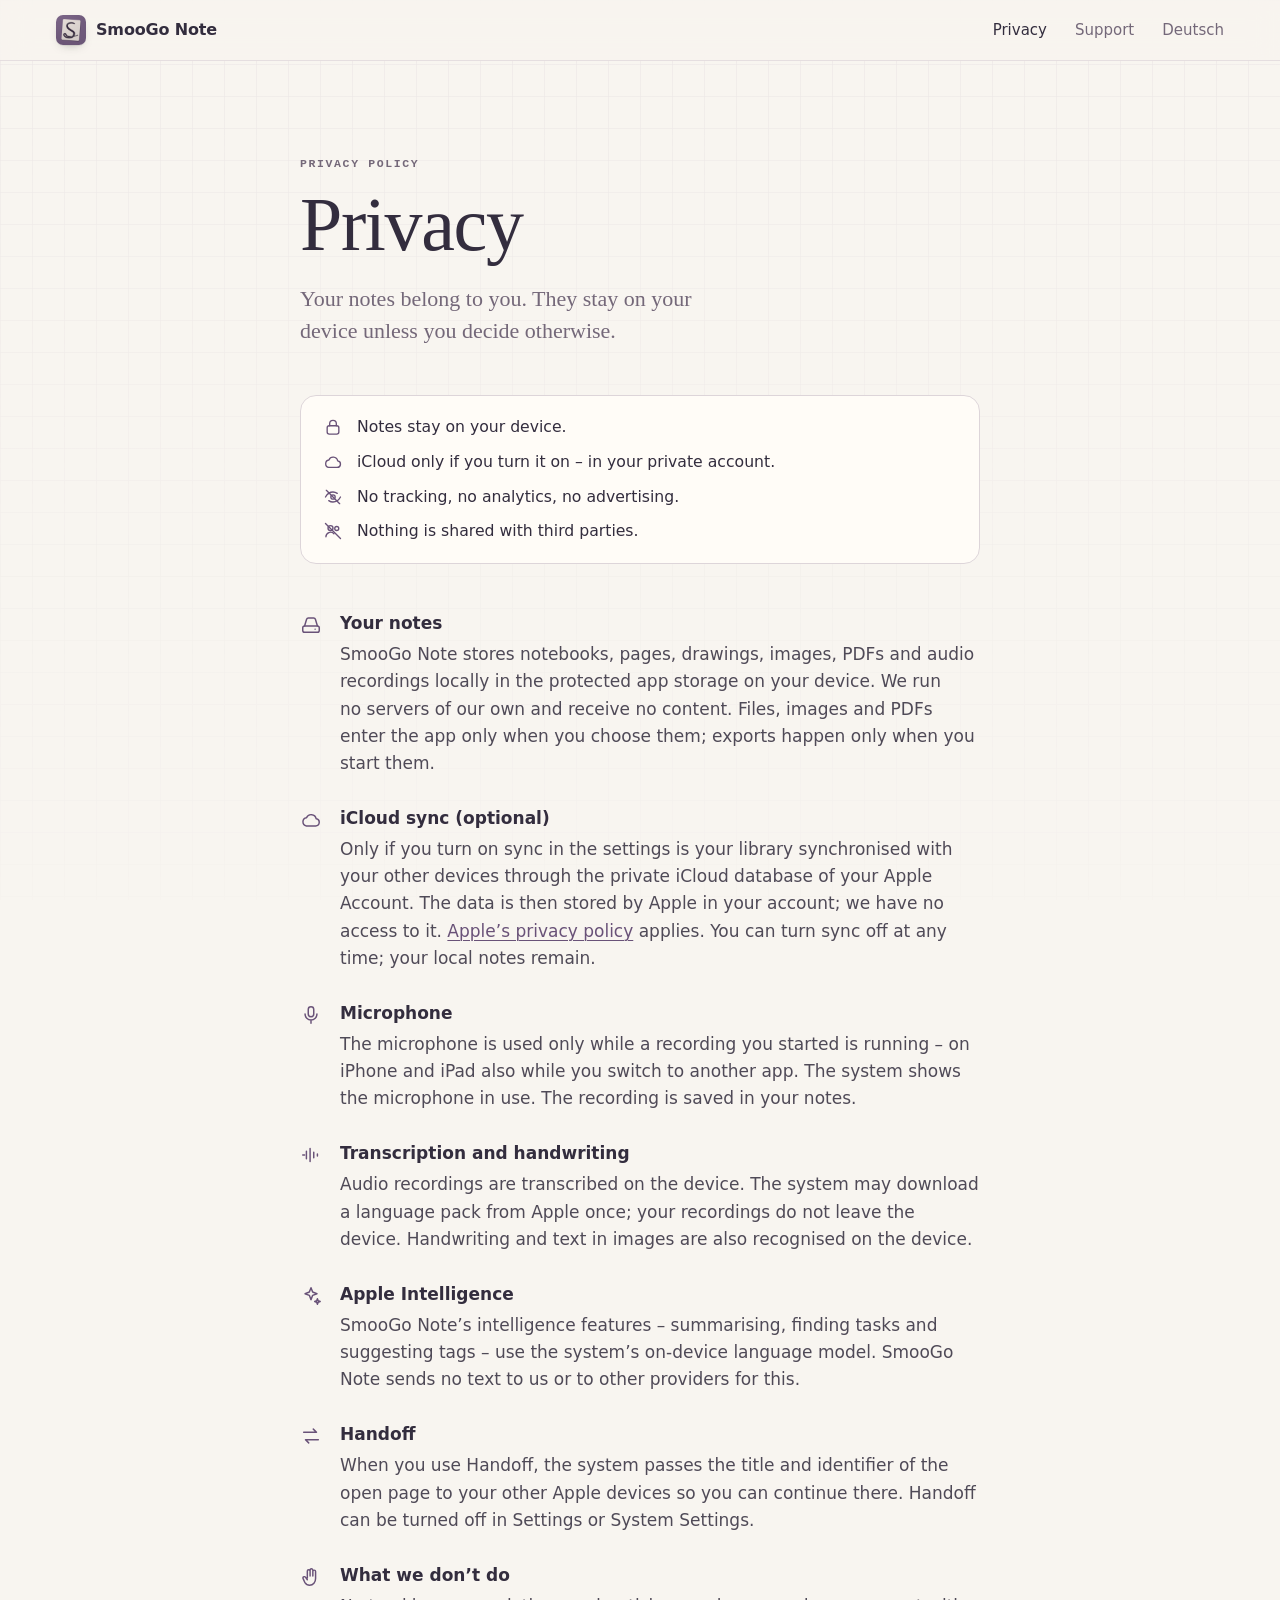
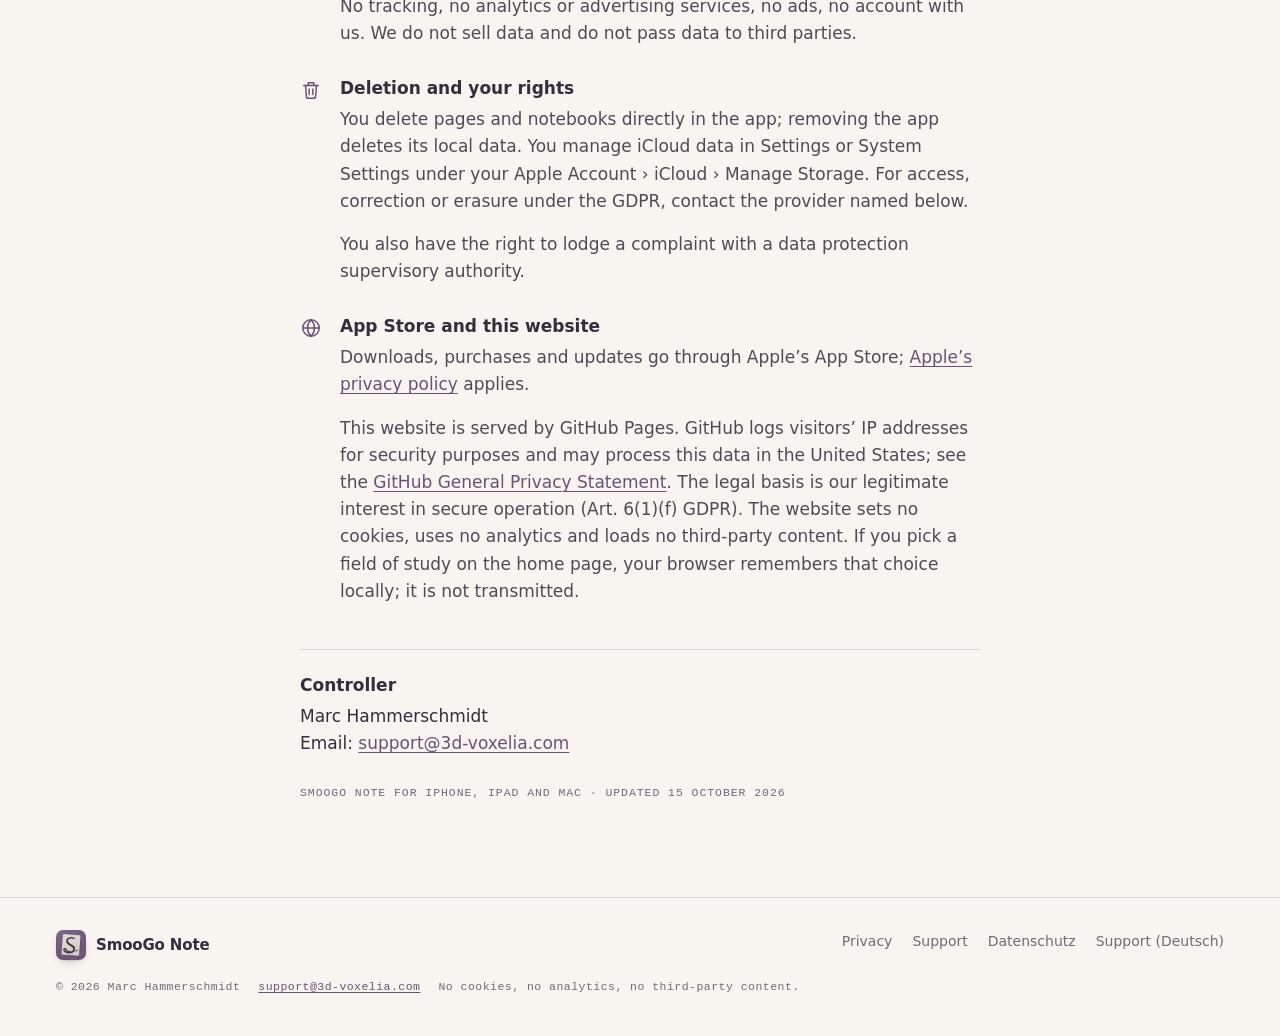
<file: en/privacy/index.html>
<!doctype html>
<html lang="en" data-d="architecture">
<head>
<meta charset="utf-8">
<meta name="viewport" content="width=device-width, initial-scale=1, viewport-fit=cover">
<title>Privacy – SmooGo Note</title>
<meta name="description" content="SmooGo Note privacy policy: notes stay on your device, iCloud only if you turn it on, no tracking, nothing shared with third parties.">
<meta name="theme-color" content="#f8f5f0">
<link rel="icon" href="../../assets/img/favicon-64.png" type="image/png">
<link rel="apple-touch-icon" href="../../assets/img/apple-touch-icon.png">
<link rel="alternate" hreflang="de" href="../../datenschutz/">
<link rel="stylesheet" href="../../assets/palettes.css">
<link rel="stylesheet" href="../../assets/site.css">
<script>try{var d=localStorage.getItem("smoogo.discipline");if(d)document.documentElement.dataset.d=d}catch(e){}</script>
</head>
<body>
<a class="skip" href="#main">Skip to content</a>
<header class="bar">
  <div class="wrap">
    <a class="brand" href="../../"><img src="../../assets/img/apple-touch-icon.png" alt="" width="30" height="30">SmooGo Note</a>
    <nav class="nav" aria-label="Main">
      <a href="./" aria-current="page">Privacy</a>
      <a href="../support/">Support</a>
      <a class="opt" href="../../datenschutz/" hreflang="de" lang="de">Deutsch</a>
    </nav>
  </div>
</header>

<main id="main" class="wrap read">
  <div class="page-hero">
    <p class="eyebrow arrive" style="--i:0">Privacy policy</p>
    <h1 class="display arrive" style="--i:1">Privacy</h1>
    <p class="lead arrive" style="--i:2">Your notes belong to you. They stay on your device unless you decide otherwise.</p>
  </div>

  <div class="summary arrive" style="--i:3">
    <div><svg viewBox="0 0 24 24" fill="none" stroke="currentColor" stroke-width="1.6" stroke-linecap="round" stroke-linejoin="round" aria-hidden="true"><rect x="5" y="10.5" width="14" height="10" rx="2.5"/><path d="M8 10.5V8a4 4 0 0 1 8 0v2.5"/></svg><span>Notes stay on your device.</span></div>
    <div><svg viewBox="0 0 24 24" fill="none" stroke="currentColor" stroke-width="1.6" stroke-linecap="round" stroke-linejoin="round" aria-hidden="true"><path d="M7 18.5h10a4 4 0 0 0 .6-7.95A5.5 5.5 0 0 0 7.1 9.6 4.5 4.5 0 0 0 7 18.5z"/></svg><span>iCloud only if you turn it on – in your private account.</span></div>
    <div><svg viewBox="0 0 24 24" fill="none" stroke="currentColor" stroke-width="1.6" stroke-linecap="round" stroke-linejoin="round" aria-hidden="true"><path d="M3 12s3.3-6 9-6c2 0 3.7.7 5.1 1.7M21 12s-3.3 6-9 6c-2 0-3.7-.7-5.1-1.7"/><circle cx="12" cy="12" r="2.6"/><path d="M4 4l16 16"/></svg><span>No tracking, no analytics, no advertising.</span></div>
    <div><svg viewBox="0 0 24 24" fill="none" stroke="currentColor" stroke-width="1.6" stroke-linecap="round" stroke-linejoin="round" aria-hidden="true"><circle cx="9" cy="8.5" r="3"/><path d="M3.5 19a5.5 5.5 0 0 1 9.6-3.7"/><circle cx="16.5" cy="9" r="2.4"/><path d="M3 3l18 18"/></svg><span>Nothing is shared with third parties.</span></div>
  </div>

  <div class="topics">
    <section class="topic">
      <svg viewBox="0 0 24 24" fill="none" stroke="currentColor" stroke-width="1.6" stroke-linecap="round" stroke-linejoin="round" aria-hidden="true"><rect x="3" y="13" width="18" height="7" rx="2"/><path d="M5 13l2.2-7.2A2 2 0 0 1 9.1 4.4h5.8a2 2 0 0 1 1.9 1.4L19 13"/><path d="M16.5 16.5h.01"/></svg>
      <h2>Your notes</h2>
      <p>SmooGo Note stores notebooks, pages, drawings, images, PDFs and audio recordings locally in the protected app storage on your device. We run no servers of our own and receive no content. Files, images and PDFs enter the app only when you choose them; exports happen only when you start them.</p>
    </section>
    <section class="topic">
      <svg viewBox="0 0 24 24" fill="none" stroke="currentColor" stroke-width="1.6" stroke-linecap="round" stroke-linejoin="round" aria-hidden="true"><path d="M7 18.5h10a4 4 0 0 0 .6-7.95A5.5 5.5 0 0 0 7.1 9.6 4.5 4.5 0 0 0 7 18.5z"/></svg>
      <h2>iCloud sync (optional)</h2>
      <p>Only if you turn on sync in the settings is your library synchronised with your other devices through the private iCloud database of your Apple Account. The data is then stored by Apple in your account; we have no access to it. <a href="https://www.apple.com/legal/privacy/en-ww/">Apple’s privacy policy</a> applies. You can turn sync off at any time; your local notes remain.</p>
    </section>
    <section class="topic">
      <svg viewBox="0 0 24 24" fill="none" stroke="currentColor" stroke-width="1.6" stroke-linecap="round" stroke-linejoin="round" aria-hidden="true"><rect x="9" y="3" width="6" height="11" rx="3"/><path d="M5.5 11a6.5 6.5 0 0 0 13 0M12 17.5V21"/></svg>
      <h2>Microphone</h2>
      <p>The microphone is used only while a recording you started is running – on iPhone and iPad also while you switch to another app. The system shows the microphone in use. The recording is saved in your notes.</p>
    </section>
    <section class="topic">
      <svg viewBox="0 0 24 24" fill="none" stroke="currentColor" stroke-width="1.6" stroke-linecap="round" stroke-linejoin="round" aria-hidden="true"><path d="M3 12h2M7 8v8M11 5v14M15 9v6M19 11v2"/></svg>
      <h2>Transcription and handwriting</h2>
      <p>Audio recordings are transcribed on the device. The system may download a language pack from Apple once; your recordings do not leave the device. Handwriting and text in images are also recognised on the device.</p>
    </section>
    <section class="topic">
      <svg viewBox="0 0 24 24" fill="none" stroke="currentColor" stroke-width="1.6" stroke-linecap="round" stroke-linejoin="round" aria-hidden="true"><path d="M12 3l1.8 4.7 4.7 1.8-4.7 1.8L12 16l-1.8-4.7-4.7-1.8 4.7-1.8z"/><path d="M19 15l.8 2.2 2.2.8-2.2.8L19 21l-.8-2.2-2.2-.8 2.2-.8z"/></svg>
      <h2>Apple Intelligence</h2>
      <p>SmooGo Note’s intelligence features – summarising, finding tasks and suggesting tags – use the system’s on-device language model. SmooGo Note sends no text to us or to other providers for this.</p>
    </section>
    <section class="topic">
      <svg viewBox="0 0 24 24" fill="none" stroke="currentColor" stroke-width="1.6" stroke-linecap="round" stroke-linejoin="round" aria-hidden="true"><path d="M4 8h14l-3.5-3.5M20 16H6l3.5 3.5"/></svg>
      <h2>Handoff</h2>
      <p>When you use Handoff, the system passes the title and identifier of the open page to your other Apple devices so you can continue there. Handoff can be turned off in Settings or System Settings.</p>
    </section>
    <section class="topic">
      <svg viewBox="0 0 24 24" fill="none" stroke="currentColor" stroke-width="1.6" stroke-linecap="round" stroke-linejoin="round" aria-hidden="true"><path d="M8 13V5.5a1.5 1.5 0 0 1 3 0V11M11 10V4.5a1.5 1.5 0 0 1 3 0V11M14 10.5V6a1.5 1.5 0 0 1 3 0v7.5c0 4-2.6 7.5-6.5 7.5-2.5 0-4-1.2-5.3-3.2L3.5 14a1.5 1.5 0 0 1 2.4-1.8L8 15"/></svg>
      <h2>What we don’t do</h2>
      <p>No tracking, no analytics or advertising services, no ads, no account with us. We do not sell data and do not pass data to third parties.</p>
    </section>
    <section class="topic">
      <svg viewBox="0 0 24 24" fill="none" stroke="currentColor" stroke-width="1.6" stroke-linecap="round" stroke-linejoin="round" aria-hidden="true"><path d="M4 7h16M10 11v6M14 11v6M6 7l1 12a2 2 0 0 0 2 2h6a2 2 0 0 0 2-2l1-12M9 7V4h6v3"/></svg>
      <h2>Deletion and your rights</h2>
      <p>You delete pages and notebooks directly in the app; removing the app deletes its local data. You manage iCloud data in Settings or System Settings under your Apple Account › iCloud › Manage Storage. For access, correction or erasure under the GDPR, contact the provider named below.</p>
      <p>You also have the right to lodge a complaint with a data protection supervisory authority.</p>
    </section>
    <section class="topic">
      <svg viewBox="0 0 24 24" fill="none" stroke="currentColor" stroke-width="1.6" stroke-linecap="round" stroke-linejoin="round" aria-hidden="true"><circle cx="12" cy="12" r="9"/><path d="M3 12h18M12 3c2.5 2.6 3.8 5.6 3.8 9s-1.3 6.4-3.8 9c-2.5-2.6-3.8-5.6-3.8-9S9.5 5.6 12 3z"/></svg>
      <h2>App Store and this website</h2>
      <p>Downloads, purchases and updates go through Apple’s App Store; <a href="https://www.apple.com/legal/privacy/en-ww/">Apple’s privacy policy</a> applies.</p>
      <p>This website is served by GitHub Pages. GitHub logs visitors’ IP addresses for security purposes and may process this data in the United States; see the <a href="https://docs.github.com/en/site-policy/privacy-policies/github-general-privacy-statement">GitHub General Privacy Statement</a>. The legal basis is our legitimate interest in secure operation (Art. 6(1)(f) GDPR). The website sets no cookies, uses no analytics and loads no third-party content. If you pick a field of study on the home page, your browser remembers that choice locally; it is not transmitted.</p>
    </section>
  </div>

  <div class="box">
    <h2>Controller</h2>
    <p>Marc Hammerschmidt<br>Email: <a href="mailto:support@3d-voxelia.com">support@3d-voxelia.com</a></p>
  </div>
  <p class="stand">SmooGo Note for iPhone, iPad and Mac · Updated 15 October 2026</p>
</main>

<footer class="foot">
  <div class="wrap">
    <a class="brand" href="../../"><img src="../../assets/img/apple-touch-icon.png" alt="" width="30" height="30">SmooGo Note</a>
    <nav aria-label="Legal and help">
      <a href="./" aria-current="page">Privacy</a>
      <a href="../support/">Support</a>
      <a href="../../datenschutz/" hreflang="de" lang="de">Datenschutz</a>
      <a href="../../support/" hreflang="de" lang="de">Support (Deutsch)</a>
    </nav>
    <div class="fine">
      <span>© 2026 Marc Hammerschmidt</span>
      <a href="mailto:support@3d-voxelia.com">support@3d-voxelia.com</a>
      <span>No cookies, no analytics, no third-party content.</span>
    </div>
  </div>
</footer>
</body>
</html>
</file>
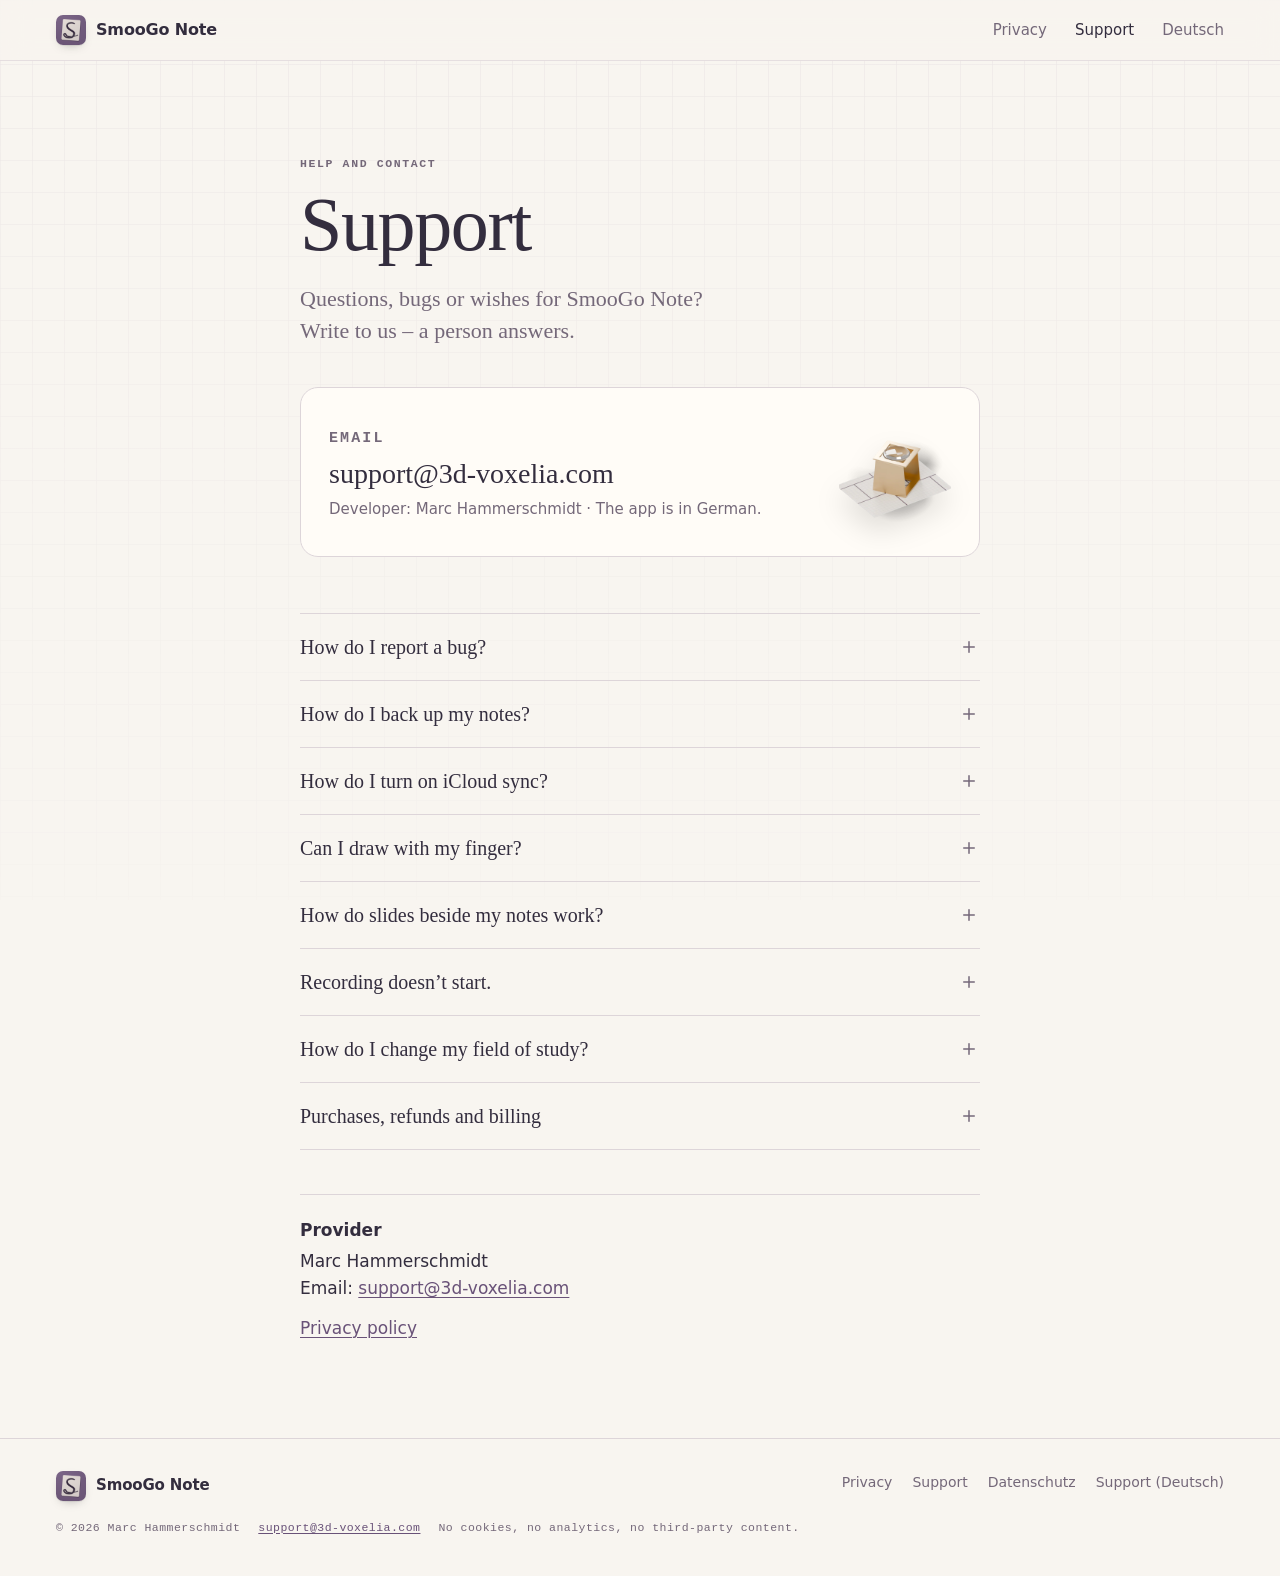
<file: en/support/index.html>
<!doctype html>
<html lang="en" data-d="architecture">
<head>
<meta charset="utf-8">
<meta name="viewport" content="width=device-width, initial-scale=1, viewport-fit=cover">
<title>Support – SmooGo Note</title>
<meta name="description" content="Help and contact for SmooGo Note: back up your notes, iCloud sync, Apple Pencil, slides beside your notes, recordings.">
<meta name="theme-color" content="#f8f5f0">
<link rel="icon" href="../../assets/img/favicon-64.png" type="image/png">
<link rel="apple-touch-icon" href="../../assets/img/apple-touch-icon.png">
<link rel="alternate" hreflang="de" href="../../support/">
<link rel="stylesheet" href="../../assets/palettes.css">
<link rel="stylesheet" href="../../assets/site.css">
<script>try{var d=localStorage.getItem("smoogo.discipline");if(d)document.documentElement.dataset.d=d}catch(e){}</script>
</head>
<body>
<a class="skip" href="#main">Skip to content</a>
<header class="bar">
  <div class="wrap">
    <a class="brand" href="../../"><img src="../../assets/img/apple-touch-icon.png" alt="" width="30" height="30">SmooGo Note</a>
    <nav class="nav" aria-label="Main">
      <a href="../privacy/">Privacy</a>
      <a href="./" aria-current="page">Support</a>
      <a class="opt" href="../../support/" hreflang="de" lang="de">Deutsch</a>
    </nav>
  </div>
</header>

<main id="main" class="wrap read">
  <div class="page-hero">
    <p class="eyebrow arrive" style="--i:0">Help and contact</p>
    <h1 class="display arrive" style="--i:1">Support</h1>
    <p class="lead arrive" style="--i:2">Questions, bugs or wishes for SmooGo Note? Write to us – a person answers.</p>
  </div>

  <div class="contact arrive" style="--i:3">
    <div>
      <p class="eyebrow" style="margin-bottom:8px">Email</p>
      <a class="mail" href="mailto:support@3d-voxelia.com?subject=SmooGo%20Note">support@3d-voxelia.com</a>
      <p>Developer: Marc Hammerschmidt · The app is in German.</p>
    </div>
    <img src="../../assets/img/atelier-object-loupe.webp" alt="" width="512" height="384">
  </div>

  <div class="faq">
    <details>
      <summary>How do I report a bug?<svg viewBox="0 0 24 24" fill="none" stroke="currentColor" stroke-width="2" stroke-linecap="round" aria-hidden="true"><path d="M12 5v14M5 12h14"/></svg></summary>
      <div class="answer">
        <p>Please include the app version, your device with its iOS, iPadOS or macOS version, and the steps that led to the problem. The version is shown in the settings under <span class="path">Über SmooGo Note</span> (About).</p>
        <p>A screenshot helps if it shows no personal content. Please don’t send passwords or whole notebooks unless we ask for them.</p>
      </div>
    </details>
    <details>
      <summary>How do I back up my notes?<svg viewBox="0 0 24 24" fill="none" stroke="currentColor" stroke-width="2" stroke-linecap="round" aria-hidden="true"><path d="M12 5v14M5 12h14"/></svg></summary>
      <div class="answer">
        <p>On iPhone and iPad, open the settings and look under <span class="path">Deine Bibliothek</span> for <b>Bibliothek exportieren</b> (export library) and <b>Bibliothek importieren</b> (import library). On the Mac, use the <span class="path">Ablage</span> (File) menu.</p>
        <p>The export contains every notebook with text, drawings, images, PDFs and recordings. Importing adds its content; your existing notes stay as they are.</p>
      </div>
    </details>
    <details>
      <summary>How do I turn on iCloud sync?<svg viewBox="0 0 24 24" fill="none" stroke="currentColor" stroke-width="2" stroke-linecap="round" aria-hidden="true"><path d="M12 5v14M5 12h14"/></svg></summary>
      <div class="answer">
        <p>In the app’s settings, under <span class="path">iCloud</span>, turn on <b>Zwischen Apple-Geräten synchronisieren</b> (sync between Apple devices) on every device signed in to the same Apple Account. Your library is then also kept in your private iCloud database.</p>
        <p>You can turn sync off at any time; the notes on the device remain. Without a network the app keeps working locally and syncs later; the iCloud line in the settings shows the status.</p>
      </div>
    </details>
    <details>
      <summary>Can I draw with my finger?<svg viewBox="0 0 24 24" fill="none" stroke="currentColor" stroke-width="2" stroke-linecap="round" aria-hidden="true"><path d="M12 5v14M5 12h14"/></svg></summary>
      <div class="answer">
        <p>On iPad the Apple Pencil draws and a finger scrolls. If you work without a Pencil, turn on <b>Mit dem Finger zeichnen</b> (draw with finger) in the drawing toolbar.</p>
        <p>Double-tap and squeeze follow your system setting. Hold a stroke for a moment at its end and it snaps to a line, rectangle or ellipse.</p>
      </div>
    </details>
    <details>
      <summary>How do slides beside my notes work?<svg viewBox="0 0 24 24" fill="none" stroke="currentColor" stroke-width="2" stroke-linecap="round" aria-hidden="true"><path d="M12 5v14M5 12h14"/></svg></summary>
      <div class="answer">
        <p>Choose <b>Daneben öffnen</b> (open beside) on a PDF. New paragraphs and strokes then link to the visible slide, and a marker later takes you back to it. A tap on the linking hint pauses linking; another tap resumes it.</p>
        <p><b>Mitschrift mit Folien</b> (notes with slides) creates a PDF that places every linked slide beside your notes.</p>
      </div>
    </details>
    <details>
      <summary>Recording doesn’t start.<svg viewBox="0 0 24 24" fill="none" stroke="currentColor" stroke-width="2" stroke-linecap="round" aria-hidden="true"><path d="M12 5v14M5 12h14"/></svg></summary>
      <div class="answer">
        <p>The system asks for microphone access on your first recording. If you declined, allow it on iPhone and iPad in <span class="path">Settings › Privacy &amp; Security › Microphone</span>, on the Mac in <span class="path">System Settings › Privacy &amp; Security › Microphone</span>.</p>
      </div>
    </details>
    <details>
      <summary>How do I change my field of study?<svg viewBox="0 0 24 24" fill="none" stroke="currentColor" stroke-width="2" stroke-linecap="round" aria-hidden="true"><path d="M12 5v14M5 12h14"/></svg></summary>
      <div class="answer">
        <p>On iPhone and iPad in the settings under <span class="path">Fachrichtung</span>; on the Mac with <b>Fachrichtung wechseln</b> in the sidebar. Colours and teaching model change; your notes stay unchanged.</p>
      </div>
    </details>
    <details>
      <summary>Purchases, refunds and billing<svg viewBox="0 0 24 24" fill="none" stroke="currentColor" stroke-width="2" stroke-linecap="round" aria-hidden="true"><path d="M12 5v14M5 12h14"/></svg></summary>
      <div class="answer">
        <p>Apple handles App Store purchases. For billing or refunds, visit <a href="https://reportaproblem.apple.com/">reportaproblem.apple.com</a>.</p>
      </div>
    </details>
  </div>

  <div class="box">
    <h2>Provider</h2>
    <p>Marc Hammerschmidt<br>Email: <a href="mailto:support@3d-voxelia.com">support@3d-voxelia.com</a></p>
    <p style="margin-top:6px"><a href="../privacy/">Privacy policy</a></p>
  </div>
</main>

<footer class="foot">
  <div class="wrap">
    <a class="brand" href="../../"><img src="../../assets/img/apple-touch-icon.png" alt="" width="30" height="30">SmooGo Note</a>
    <nav aria-label="Legal and help">
      <a href="../privacy/">Privacy</a>
      <a href="./" aria-current="page">Support</a>
      <a href="../../datenschutz/" hreflang="de" lang="de">Datenschutz</a>
      <a href="../../support/" hreflang="de" lang="de">Support (Deutsch)</a>
    </nav>
    <div class="fine">
      <span>© 2026 Marc Hammerschmidt</span>
      <a href="mailto:support@3d-voxelia.com">support@3d-voxelia.com</a>
      <span>No cookies, no analytics, no third-party content.</span>
    </div>
  </div>
</footer>
</body>
</html>
</file>
<file: assets/palettes.css>
/* Generated from Sources/NoteCore/StudyPalette (StudyDiscipline.swift). Do not edit by hand. */
[data-d="architecture"]{--canvas:#f8f5f0;--sidebar:#eee9e4;--panel:#f2eee9;--paper:#fffcf7;--ink:#332d3e;--muted:#746879;--accent:#695278;--selection:#e5dbe9;--rule:#ddd5d9;--signal:#ad6248;--hero:#eae1dc}
[data-d="medicine"]{--canvas:#f6f7f5;--sidebar:#ecefee;--panel:#eff2f1;--paper:#fffffd;--ink:#22343a;--muted:#5b6d73;--accent:#1d6a70;--selection:#d5e8e7;--rule:#d3dddd;--signal:#b8483f;--hero:#e3eceb}
[data-d="life"]{--canvas:#f6f5ee;--sidebar:#edede3;--panel:#f0efe6;--paper:#fffef8;--ink:#2f3526;--muted:#626c56;--accent:#4a672d;--selection:#dfe7d2;--rule:#d8dbcc;--signal:#9c6a1e;--hero:#e6e8da}
[data-d="formal"]{--canvas:#f5f6f8;--sidebar:#ecedf2;--panel:#eff0f4;--paper:#ffffff;--ink:#252b3d;--muted:#5e677d;--accent:#2f4a85;--selection:#dce2f1;--rule:#d6dae4;--signal:#956a24;--hero:#e3e7f0}
[data-d="engineering"]{--canvas:#f4f4f2;--sidebar:#eaeae7;--panel:#eeeeeb;--paper:#fffffe;--ink:#26292e;--muted:#60656d;--accent:#3c4a5a;--selection:#dee3e9;--rule:#d9dbdd;--signal:#c0501f;--hero:#e6e7e8}
[data-d="economics"]{--canvas:#f5f5f0;--sidebar:#ebece5;--panel:#eff0ea;--paper:#fffffa;--ink:#213229;--muted:#5a6c61;--accent:#1e5a43;--selection:#d6e6dd;--rule:#d5dcd6;--signal:#93702f;--hero:#e3eae4}
[data-d="law"]{--canvas:#f7f4f2;--sidebar:#eee8e6;--panel:#f2edea;--paper:#fffcfa;--ink:#3a2a2c;--muted:#77615f;--accent:#7e2430;--selection:#eedadc;--rule:#e0d5d4;--signal:#8f6a2c;--hero:#ede3e1}
[data-d="humanities"]{--canvas:#f7f4ee;--sidebar:#eee9e0;--panel:#f2ede5;--paper:#fffdf8;--ink:#3a3128;--muted:#76685a;--accent:#6b4a33;--selection:#ebdfd2;--rule:#dfd6cb;--signal:#a63d3d;--hero:#ede5da}
@media (prefers-color-scheme: dark){
  [data-d="architecture"]{--canvas:#211f26;--sidebar:#1c1a21;--panel:#29262f;--paper:#302c35;--ink:#f4ede5;--muted:#b9adbf;--accent:#cfb6df;--selection:#49394f;--rule:#48414c;--signal:#e7a58a;--hero:#37303b}
  [data-d="medicine"]{--canvas:#1a2022;--sidebar:#161b1d;--panel:#232b2e;--paper:#293235;--ink:#ecf2f1;--muted:#a3b5b9;--accent:#7fc9c9;--selection:#24484a;--rule:#3a474a;--signal:#f08e80;--hero:#263235}
  [data-d="life"]{--canvas:#1d201a;--sidebar:#181b16;--panel:#262a22;--paper:#2c3127;--ink:#eef0e4;--muted:#aeb89f;--accent:#a9c98a;--selection:#3a4a2c;--rule:#434a3b;--signal:#e7b565;--hero:#2d3427}
  [data-d="formal"]{--canvas:#1b1d25;--sidebar:#171920;--panel:#252833;--paper:#2b2f3b;--ink:#edeef5;--muted:#abb2c6;--accent:#a3b6ea;--selection:#323c5c;--rule:#414657;--signal:#e2ba72;--hero:#2a2f3e}
  [data-d="engineering"]{--canvas:#1c1d1f;--sidebar:#17181a;--panel:#26282b;--paper:#2c2e32;--ink:#eff0f1;--muted:#aeb3ba;--accent:#afc0d3;--selection:#38424d;--rule:#43464b;--signal:#f59768;--hero:#2b2e33}
  [data-d="economics"]{--canvas:#1a201d;--sidebar:#161b18;--panel:#232a26;--paper:#29312c;--ink:#ecf1ec;--muted:#a5b8ac;--accent:#86c9a8;--selection:#284a3b;--rule:#3c4842;--signal:#e0be7a;--hero:#26302b}
  [data-d="law"]{--canvas:#211b1c;--sidebar:#1c1718;--panel:#2c2425;--paper:#332a2b;--ink:#f4ecea;--muted:#c0aaac;--accent:#e79aa3;--selection:#4e2f33;--rule:#4b3f40;--signal:#ddbb7a;--hero:#382d2f}
  [data-d="humanities"]{--canvas:#211e1a;--sidebar:#1c1915;--panel:#2b2722;--paper:#322d27;--ink:#f3ede4;--muted:#bfb2a2;--accent:#d8b595;--selection:#4a3b2e;--rule:#4a4239;--signal:#e59a8f;--hero:#37302a}
}
</file>
<file: assets/site.css>
/* SmooGo Note — the Atelier on the web. Colours come from palettes.css (the app's StudyPalette). */
:root {
  color-scheme: light dark;
  --serif: ui-serif, "New York", "Iowan Old Style", "Charter", Georgia, serif;
  --sans: -apple-system, BlinkMacSystemFont, "SF Pro Text", system-ui, "Segoe UI", sans-serif;
  --mono: ui-monospace, "SF Mono", "SFMono-Regular", Menlo, Consolas, monospace;
  --gutter: clamp(16px, 4.4vw, 56px);
  --wide: 1180px;
  --read: 680px;
  --glide: cubic-bezier(.22, .82, .26, 1);
  --tint: 640ms;
}

* { box-sizing: border-box; }
html { -webkit-text-size-adjust: 100%; scroll-padding-top: 84px; }
body {
  margin: 0;
  background-color: var(--canvas);
  color: var(--ink);
  font: 400 1.0625rem/1.6 var(--sans);
  -webkit-font-smoothing: antialiased;
  text-rendering: optimizeLegibility;
  transition: background-color var(--tint) var(--glide), color var(--tint) var(--glide);
}
/* Fine drawing-paper grid, the app's Rasterlinien. */
body::before {
  content: ""; position: fixed; inset: 0; z-index: -1; pointer-events: none;
  background-image:
    linear-gradient(to right, color-mix(in srgb, var(--rule) 55%, transparent) 1px, transparent 1px),
    linear-gradient(to bottom, color-mix(in srgb, var(--rule) 55%, transparent) 1px, transparent 1px);
  background-size: 32px 32px;
  mask-image: linear-gradient(to bottom, #000 0, rgba(0,0,0,.55) 46vh, rgba(0,0,0,.18) 100vh);
  -webkit-mask-image: linear-gradient(to bottom, #000 0, rgba(0,0,0,.55) 46vh, rgba(0,0,0,.18) 100vh);
  opacity: .5;
}

a { color: var(--accent); text-decoration-thickness: 1px; text-underline-offset: .18em; }
a:hover { color: var(--signal); }
:focus-visible { outline: 2px solid var(--signal); outline-offset: 3px; border-radius: 4px; }
img { max-width: 100%; height: auto; display: block; }
[hidden] { display: none !important; }
.wrap { width: 100%; max-width: calc(var(--wide) + 2 * var(--gutter)); margin: 0 auto; padding: 0 var(--gutter); }
.read { max-width: calc(var(--read) + 2 * var(--gutter)); }
.skip { position: absolute; left: -9999px; }
.skip:focus { left: 16px; top: 12px; z-index: 50; background: var(--paper); padding: 8px 12px; border-radius: 8px; }

/* Header */
.bar {
  position: sticky; top: 0; z-index: 20;
  background: color-mix(in srgb, var(--canvas) 82%, transparent);
  -webkit-backdrop-filter: saturate(1.4) blur(14px); backdrop-filter: saturate(1.4) blur(14px);
  border-bottom: 1px solid color-mix(in srgb, var(--rule) 70%, transparent);
  transition: background-color var(--tint) var(--glide), border-color var(--tint) var(--glide);
}
.bar .wrap { display: flex; align-items: center; justify-content: space-between; gap: 16px; min-height: 60px; }
.brand { display: inline-flex; align-items: center; gap: 10px; color: var(--ink); text-decoration: none; font: 600 1rem/1 var(--sans); letter-spacing: -.01em; white-space: nowrap; }
.brand img { width: 30px; height: 30px; border-radius: 7px; box-shadow: 0 1px 0 rgba(0,0,0,.06), 0 4px 12px -6px rgba(0,0,0,.4); }
.nav { display: flex; gap: clamp(12px, 3vw, 28px); font-size: .9375rem; }
.nav a { color: var(--muted); text-decoration: none; white-space: nowrap; }
.nav a:hover, .nav a[aria-current="page"] { color: var(--ink); }
@media (max-width: 420px) { .nav .opt { display: none; } }

/* Shared type */
.eyebrow { font: 600 .72rem/1.3 var(--mono); letter-spacing: .14em; text-transform: uppercase; color: var(--muted); margin: 0 0 14px; }
.display { font: 400 clamp(2.5rem, 6.4vw, 4.75rem)/1.02 var(--serif); letter-spacing: -.018em; margin: 0; text-wrap: balance; }
.lead { font: 400 clamp(1.15rem, 2.1vw, 1.375rem)/1.45 var(--serif); color: var(--muted); margin: 20px 0 0; max-width: 34ch; text-wrap: pretty; }
h2 { font: 400 clamp(1.9rem, 4vw, 2.75rem)/1.08 var(--serif); letter-spacing: -.012em; margin: 0; text-wrap: balance; }
h3 { font: 600 1.0625rem/1.35 var(--sans); margin: 0; }
p { margin: 0; text-wrap: pretty; }

/* Hero */
.hero { padding: clamp(36px, 7vw, 88px) 0 clamp(28px, 4vw, 48px); }
.hero-grid { display: grid; grid-template-columns: minmax(0, 5fr) minmax(0, 7fr); gap: clamp(28px, 5vw, 72px); align-items: center; }
.hero-copy .display { white-space: pre-line; }
.platforms { margin-top: 28px; display: flex; flex-wrap: wrap; gap: 10px 18px; align-items: center; font-size: .9375rem; color: var(--muted); }
.chip { display: inline-flex; align-items: center; gap: 8px; padding: 7px 13px; border-radius: 999px; border: 1px solid var(--rule); background: var(--paper); color: var(--ink); font: 600 .75rem/1 var(--mono); letter-spacing: .08em; text-transform: uppercase; }
.chip i { width: 7px; height: 7px; border-radius: 50%; background: var(--signal); }
@media (max-width: 900px) { .hero-grid { grid-template-columns: 1fr; } .lead { max-width: 42ch; } }

/* Study stage */
.stage-card { position: relative; }
.stage {
  position: relative; aspect-ratio: 4 / 3; width: 100%;
  border-radius: 22px; overflow: hidden;
  background:
    radial-gradient(120% 90% at 50% 100%, color-mix(in srgb, var(--paper) 55%, transparent), transparent 70%),
    var(--hero);
  box-shadow: inset 0 0 0 1px color-mix(in srgb, var(--rule) 80%, transparent), 0 30px 60px -40px rgba(30, 20, 40, .45);
  touch-action: pan-y; cursor: ew-resize; user-select: none; -webkit-user-select: none;
  transition: background-color var(--tint) var(--glide);
}
.stage:focus-visible { outline-offset: 4px; }
.stage .frame { position: absolute; inset: 0; width: 100%; height: 100%; object-fit: contain; pointer-events: none; }
.stage svg { position: absolute; inset: 0; width: 100%; height: 100%; overflow: visible; pointer-events: none; }
.stage .chart text { font: 500 9px var(--mono); fill: var(--muted); }
.stage .loading { position: absolute; left: 16px; bottom: 14px; font: 500 .7rem/1 var(--mono); letter-spacing: .1em; color: var(--muted); opacity: 0; transition: opacity .3s; }
.stage[data-loading="1"] .loading { opacity: .8; }
.stage.swap .frame, .stage.swap svg { animation: swap .62s var(--glide) both; }
@keyframes swap { from { opacity: 0; transform: translateY(10px) scale(.985); } to { opacity: 1; transform: none; } }

.readout { margin-top: 16px; display: grid; gap: 4px; min-height: 104px; }
.readout .legend { font: 600 .7rem/1.3 var(--mono); letter-spacing: .1em; color: var(--muted); }
.readout .row { display: flex; align-items: baseline; gap: 12px; flex-wrap: wrap; min-height: 44px; }
.readout .primary { font: 300 clamp(1.9rem, 3.6vw, 2.5rem)/1.1 var(--mono); font-variant-numeric: tabular-nums; color: var(--ink); }
.readout .phase { font: 400 1.0625rem/1.2 var(--serif); color: var(--signal); }
.readout .detail { font: 500 .7rem/1.4 var(--mono); letter-spacing: .07em; color: var(--muted); }
.readout .rest {
  margin-left: auto; align-self: center; display: inline-flex; align-items: center; gap: 6px;
  padding: 7px 12px; min-height: 32px; border-radius: 999px; border: 1px solid var(--rule); background: var(--paper);
  color: var(--accent); font: 600 .78rem/1 var(--sans); cursor: pointer;
  opacity: 0; transform: translateY(4px); pointer-events: none; transition: opacity .3s var(--glide), transform .3s var(--glide);
}
.readout .rest.on { opacity: 1; transform: none; pointer-events: auto; }
.readout .rest svg { width: 13px; height: 13px; }
.hint { margin-top: 2px; font: 500 .68rem/1.4 var(--mono); letter-spacing: .08em; color: var(--muted); opacity: .8; }

/* Discipline index */
.chooser { padding: clamp(24px, 4vw, 40px) 0 clamp(48px, 7vw, 96px); }
.chooser-head { display: flex; align-items: baseline; justify-content: space-between; gap: 16px; flex-wrap: wrap; margin-bottom: 18px; }
.chooser-head p { color: var(--muted); font-size: .9375rem; max-width: 46ch; }
.disciplines { list-style: none; margin: 0; padding: 0; display: grid; grid-template-columns: repeat(4, minmax(0, 1fr)); border-top: 1px solid var(--rule); }
.disciplines li { border-bottom: 1px solid var(--rule); }
.disciplines li:not(:nth-child(4n)) { border-right: 1px solid var(--rule); }
.disciplines button {
  all: unset; -webkit-appearance: none; appearance: none; background: transparent; border: 0; color: inherit; font: inherit; text-align: left; box-sizing: border-box; display: grid; gap: 6px; width: 100%; height: 100%;
  padding: 18px 18px 20px; cursor: pointer; position: relative; transition: background-color .35s var(--glide);
}
.disciplines button:hover { background: color-mix(in srgb, var(--selection) 45%, transparent); }
.disciplines button:focus-visible { outline: 2px solid var(--signal); outline-offset: -2px; border-radius: 0; }
.disciplines .n { font: 500 .68rem/1 var(--mono); letter-spacing: .1em; color: var(--muted); }
.disciplines .t { font: 400 1.25rem/1.15 var(--serif); color: var(--ink); text-wrap: balance; }
.disciplines .p { font: 600 .68rem/1.4 var(--mono); letter-spacing: .12em; text-transform: uppercase; color: var(--muted); }
.disciplines button::after {
  content: ""; position: absolute; left: 18px; right: 18px; bottom: -1px; height: 2px; background: var(--signal);
  transform: scaleX(0); transform-origin: left; transition: transform .5s var(--glide);
}
.disciplines button[aria-pressed="true"] { background: color-mix(in srgb, var(--selection) 70%, transparent); }
.disciplines button[aria-pressed="true"] .t { color: var(--accent); }
.disciplines button[aria-pressed="true"]::after { transform: scaleX(1); }
@media (max-width: 900px) {
  .disciplines { grid-template-columns: repeat(2, minmax(0, 1fr)); }
  .disciplines li:not(:nth-child(4n)) { border-right: 0; }
  .disciplines li:nth-child(odd) { border-right: 1px solid var(--rule); }
  .disciplines .t { font-size: 1.0625rem; }
  .disciplines button { padding: 14px 12px 16px; }
}

/* Sections */
.section { padding: clamp(56px, 8vw, 112px) 0; border-top: 1px solid var(--rule); transition: border-color var(--tint) var(--glide); }
.section-head { display: grid; grid-template-columns: minmax(0, 1fr) auto; gap: 24px; align-items: end; margin-bottom: clamp(28px, 4vw, 48px); }
.section-head .obj { width: clamp(96px, 14vw, 168px); margin-bottom: -10px; filter: drop-shadow(0 18px 18px rgba(0,0,0,.12)); }
.section-head p { color: var(--muted); margin-top: 14px; max-width: 52ch; }

.legend-list { list-style: none; margin: 0; padding: 0; display: grid; grid-template-columns: repeat(2, minmax(0, 1fr)); column-gap: clamp(32px, 6vw, 88px); }
.legend-list li { display: grid; grid-template-columns: 44px minmax(0, 1fr); align-content: start; gap: 4px 12px; padding: 24px 0 28px; border-top: 1px solid var(--rule); }
.legend-list .n { font: 500 .75rem/1.6 var(--mono); color: var(--signal); letter-spacing: .06em; padding-top: 3px; }
.legend-list h3 { font: 400 1.375rem/1.2 var(--serif); letter-spacing: -.005em; }
.legend-list p { grid-column: 2; color: color-mix(in srgb, var(--ink) 84%, transparent); font-size: 1rem; }
@media (max-width: 760px) { .legend-list { grid-template-columns: 1fr; } }

.promise { display: grid; grid-template-columns: repeat(4, minmax(0, 1fr)); gap: 0; border: 1px solid var(--rule); border-radius: 18px; background: var(--paper); overflow: hidden; }
.promise div { padding: 22px 20px 24px; display: grid; gap: 12px; align-content: start; }
.promise div + div { border-left: 1px solid var(--rule); }
.promise svg { width: 24px; height: 24px; color: var(--accent); }
.promise p { font-weight: 500; font-size: .98rem; line-height: 1.45; }
.promise-foot { margin-top: 20px; display: flex; flex-wrap: wrap; gap: 8px 24px; font-size: .9375rem; }
@media (max-width: 900px) {
  .promise { grid-template-columns: repeat(2, minmax(0, 1fr)); }
  .promise div:nth-child(3) { border-left: 0; }
  .promise div:nth-child(n+3) { border-top: 1px solid var(--rule); }
}
@media (max-width: 420px) {
  .promise { grid-template-columns: 1fr; }
  .promise div + div { border-left: 0; border-top: 1px solid var(--rule); }
}

/* Long-form pages (privacy, support) */
.page-hero { padding: clamp(40px, 8vw, 96px) 0 clamp(24px, 4vw, 40px); }
.page-hero .lead { max-width: 40ch; }
.summary { margin: 8px 0 0; padding: 20px 22px; border: 1px solid var(--rule); border-radius: 16px; background: var(--paper); display: grid; gap: 12px; }
.summary div { display: grid; grid-template-columns: 22px minmax(0, 1fr); gap: 12px; align-items: start; font-weight: 500; font-size: .98rem; line-height: 1.45; }
.summary svg { width: 20px; height: 20px; color: var(--accent); margin-top: 1px; }
.topics { margin: clamp(32px, 5vw, 48px) 0 0; display: grid; gap: 30px; }
.topic { display: grid; grid-template-columns: 26px minmax(0, 1fr); gap: 6px 14px; }
.topic svg { width: 22px; height: 22px; color: var(--accent); margin-top: 2px; grid-row: span 2; }
.topic > :not(svg) { grid-column: 2; }
.topic h2 { font: 600 1.0625rem/1.35 var(--sans); letter-spacing: 0; }
.topic p { color: color-mix(in srgb, var(--ink) 86%, transparent); }
.topic p + p { margin-top: 10px; }
.box { margin-top: 44px; padding-top: 24px; border-top: 1px solid var(--rule); display: grid; gap: 6px; }
.box h2 { font: 600 1.0625rem/1.35 var(--sans); letter-spacing: 0; }
.stand { margin-top: 28px; font: 500 .72rem/1.4 var(--mono); letter-spacing: .08em; color: var(--muted); text-transform: uppercase; }

.contact { display: grid; grid-template-columns: minmax(0, 1fr) auto; gap: 20px; align-items: center; padding: clamp(20px, 3vw, 28px); border: 1px solid var(--rule); border-radius: 18px; background: var(--paper); }
.contact .mail { font: 400 clamp(1.25rem, 3.4vw, 1.75rem)/1.2 var(--serif); color: var(--ink); text-decoration: none; overflow-wrap: anywhere; }
.contact .mail:hover { color: var(--signal); }
.contact p { color: var(--muted); font-size: .9375rem; margin-top: 6px; }
.contact img { width: clamp(72px, 12vw, 112px); filter: drop-shadow(0 14px 14px rgba(0,0,0,.12)); }
@media (max-width: 520px) { .contact { grid-template-columns: 1fr; } .contact img { display: none; } }

.faq { margin-top: clamp(36px, 5vw, 56px); border-top: 1px solid var(--rule); }
.faq details { border-bottom: 1px solid var(--rule); }
.faq summary {
  list-style: none; cursor: pointer; display: grid; grid-template-columns: minmax(0, 1fr) 20px; gap: 16px; align-items: center;
  padding: 20px 0; font: 400 1.25rem/1.3 var(--serif); color: var(--ink);
}
.faq summary::-webkit-details-marker { display: none; }
.faq summary svg { width: 18px; height: 18px; color: var(--muted); transition: transform .35s var(--glide); }
.faq details[open] summary svg { transform: rotate(45deg); color: var(--signal); }
.faq .answer { padding: 0 36px 24px 0; display: grid; gap: 10px; color: color-mix(in srgb, var(--ink) 86%, transparent); }
.faq .answer b { font-weight: 600; color: var(--ink); }
.path { font: 500 .9rem/1.4 var(--mono); color: var(--accent); white-space: nowrap; }

/* Footer */
.foot { margin-top: clamp(48px, 8vw, 96px); padding: 32px 0 40px; border-top: 1px solid var(--rule); color: var(--muted); font-size: .875rem; }
.foot .wrap { display: grid; grid-template-columns: minmax(0, 1fr) auto; gap: 18px 32px; align-items: start; }
.foot nav { display: flex; flex-wrap: wrap; gap: 8px 20px; justify-content: flex-end; }
.foot nav a { color: var(--muted); text-decoration: none; }
.foot nav a:hover { color: var(--ink); }
.foot .brand { font-size: .9375rem; }
.foot .fine { grid-column: 1 / -1; display: flex; flex-wrap: wrap; gap: 6px 18px; font: 500 .72rem/1.5 var(--mono); letter-spacing: .04em; }
@media (max-width: 600px) { .foot .wrap { grid-template-columns: 1fr; } .foot nav { justify-content: flex-start; } }

/* Arrival: staggered like AtelierMotion.arrive */
.arrive { animation: arrive .9s var(--glide) both; animation-delay: calc(var(--i, 0) * 90ms); }
@keyframes arrive { from { opacity: 0; transform: translateY(14px); } to { opacity: 1; transform: none; } }
.retint { animation: retint .62s var(--glide) both; }
@keyframes retint { from { opacity: 0; transform: translateY(8px); filter: blur(3px); } to { opacity: 1; transform: none; filter: none; } }

@media (prefers-reduced-motion: reduce) {
  *, *::before, *::after { animation-duration: .001ms !important; animation-delay: 0ms !important; transition-duration: .001ms !important; scroll-behavior: auto !important; }
}
</file>
